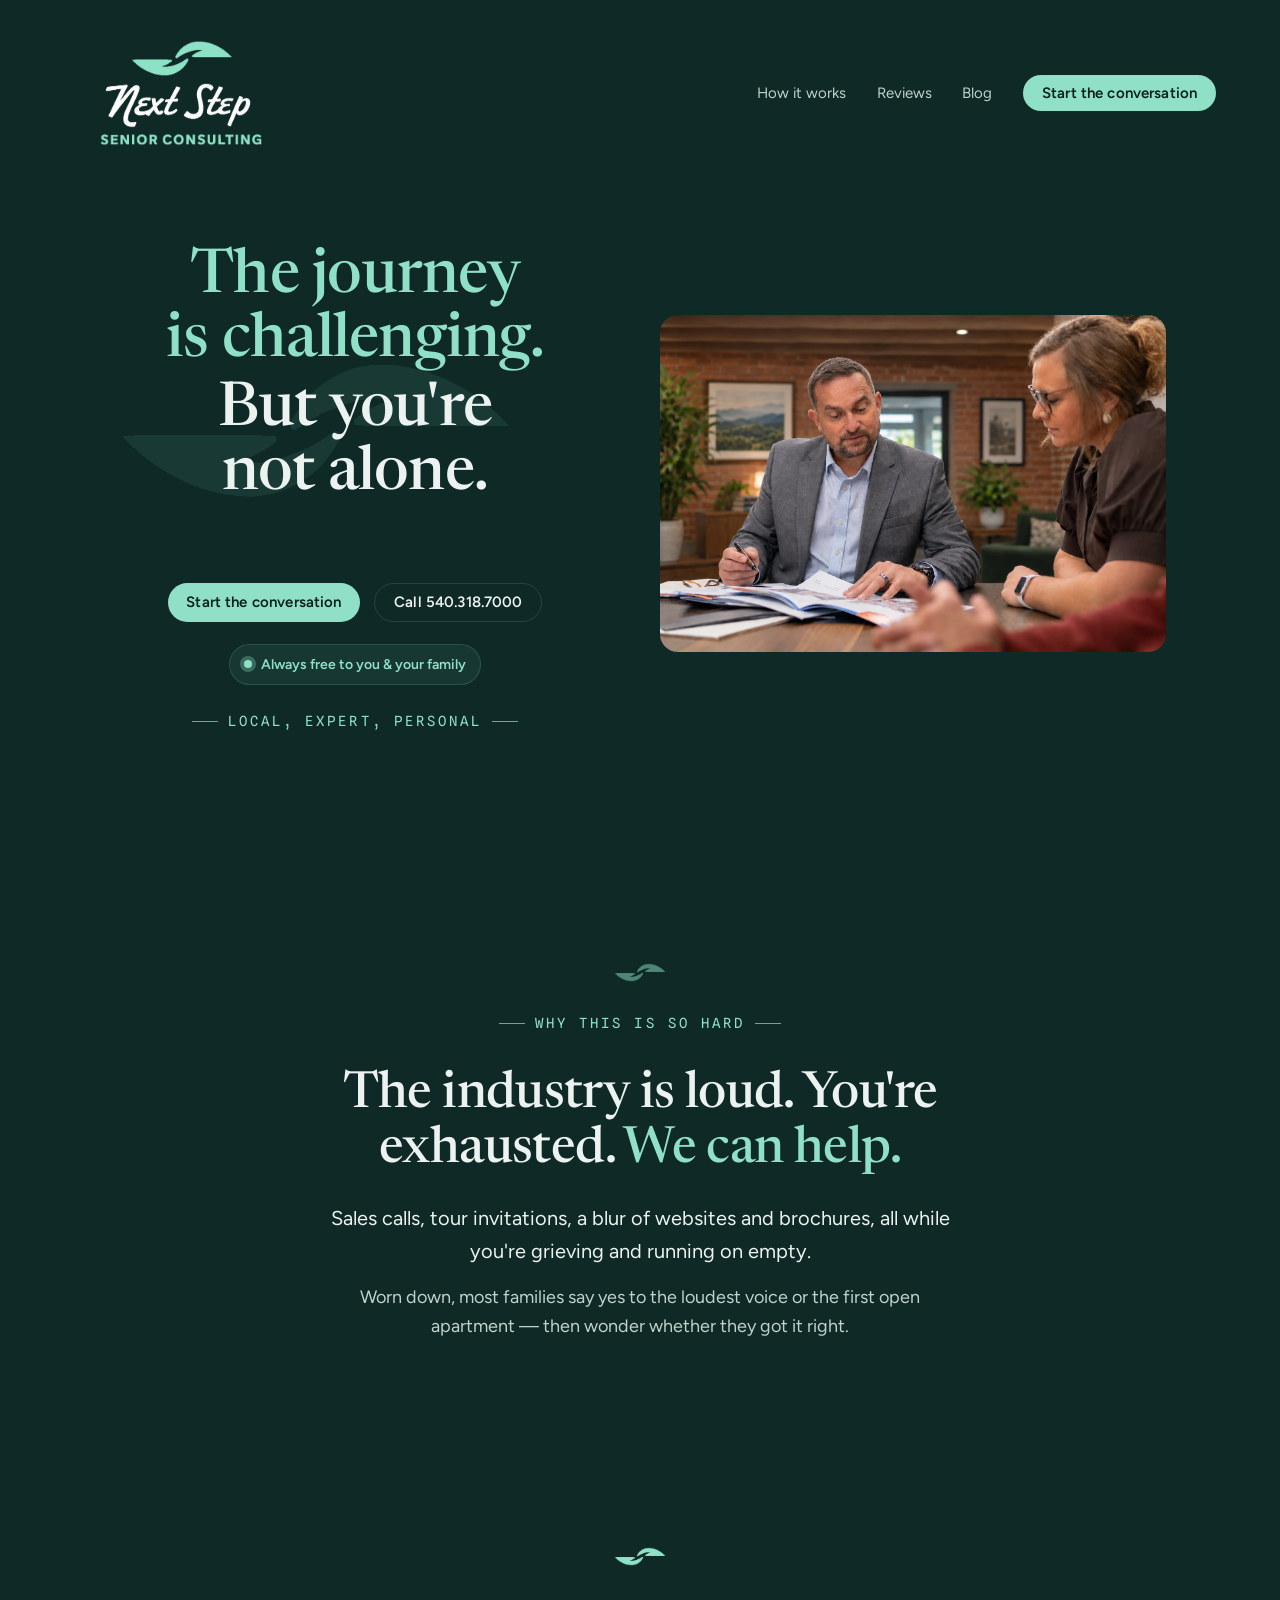
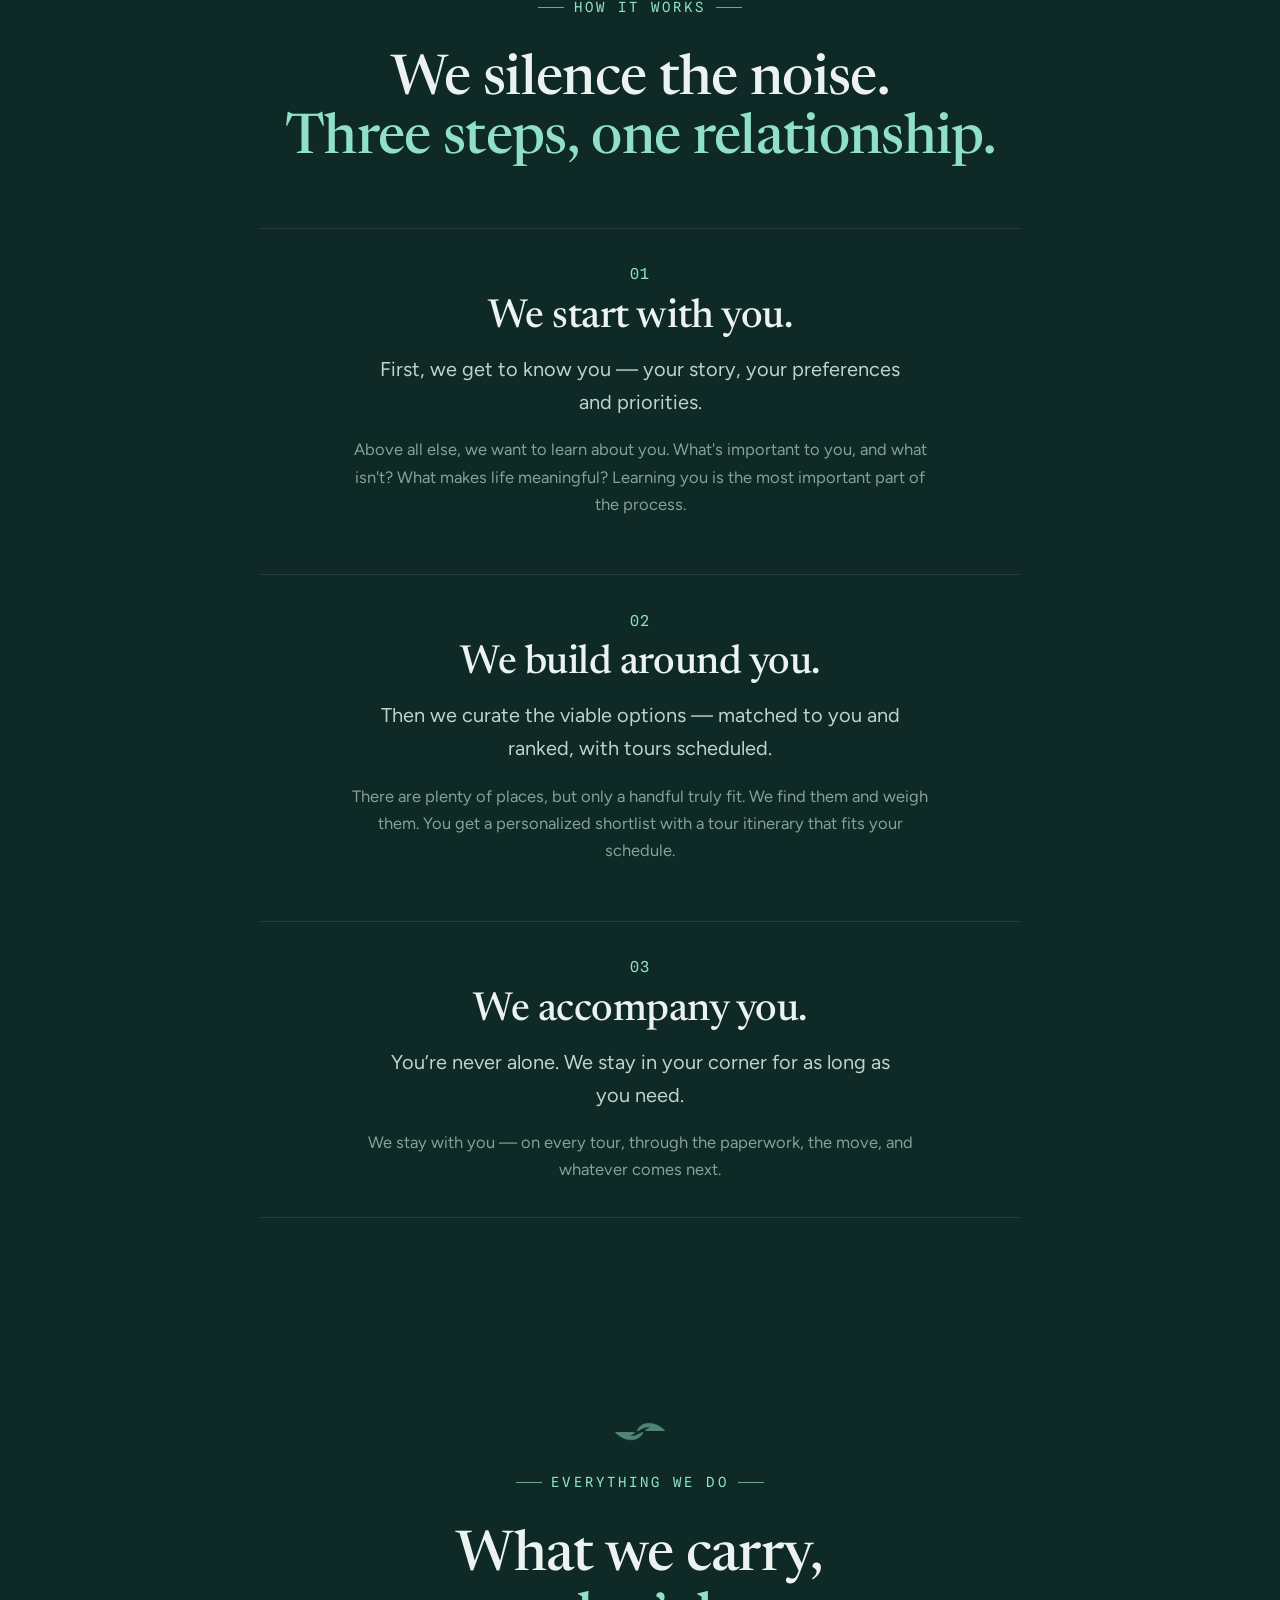
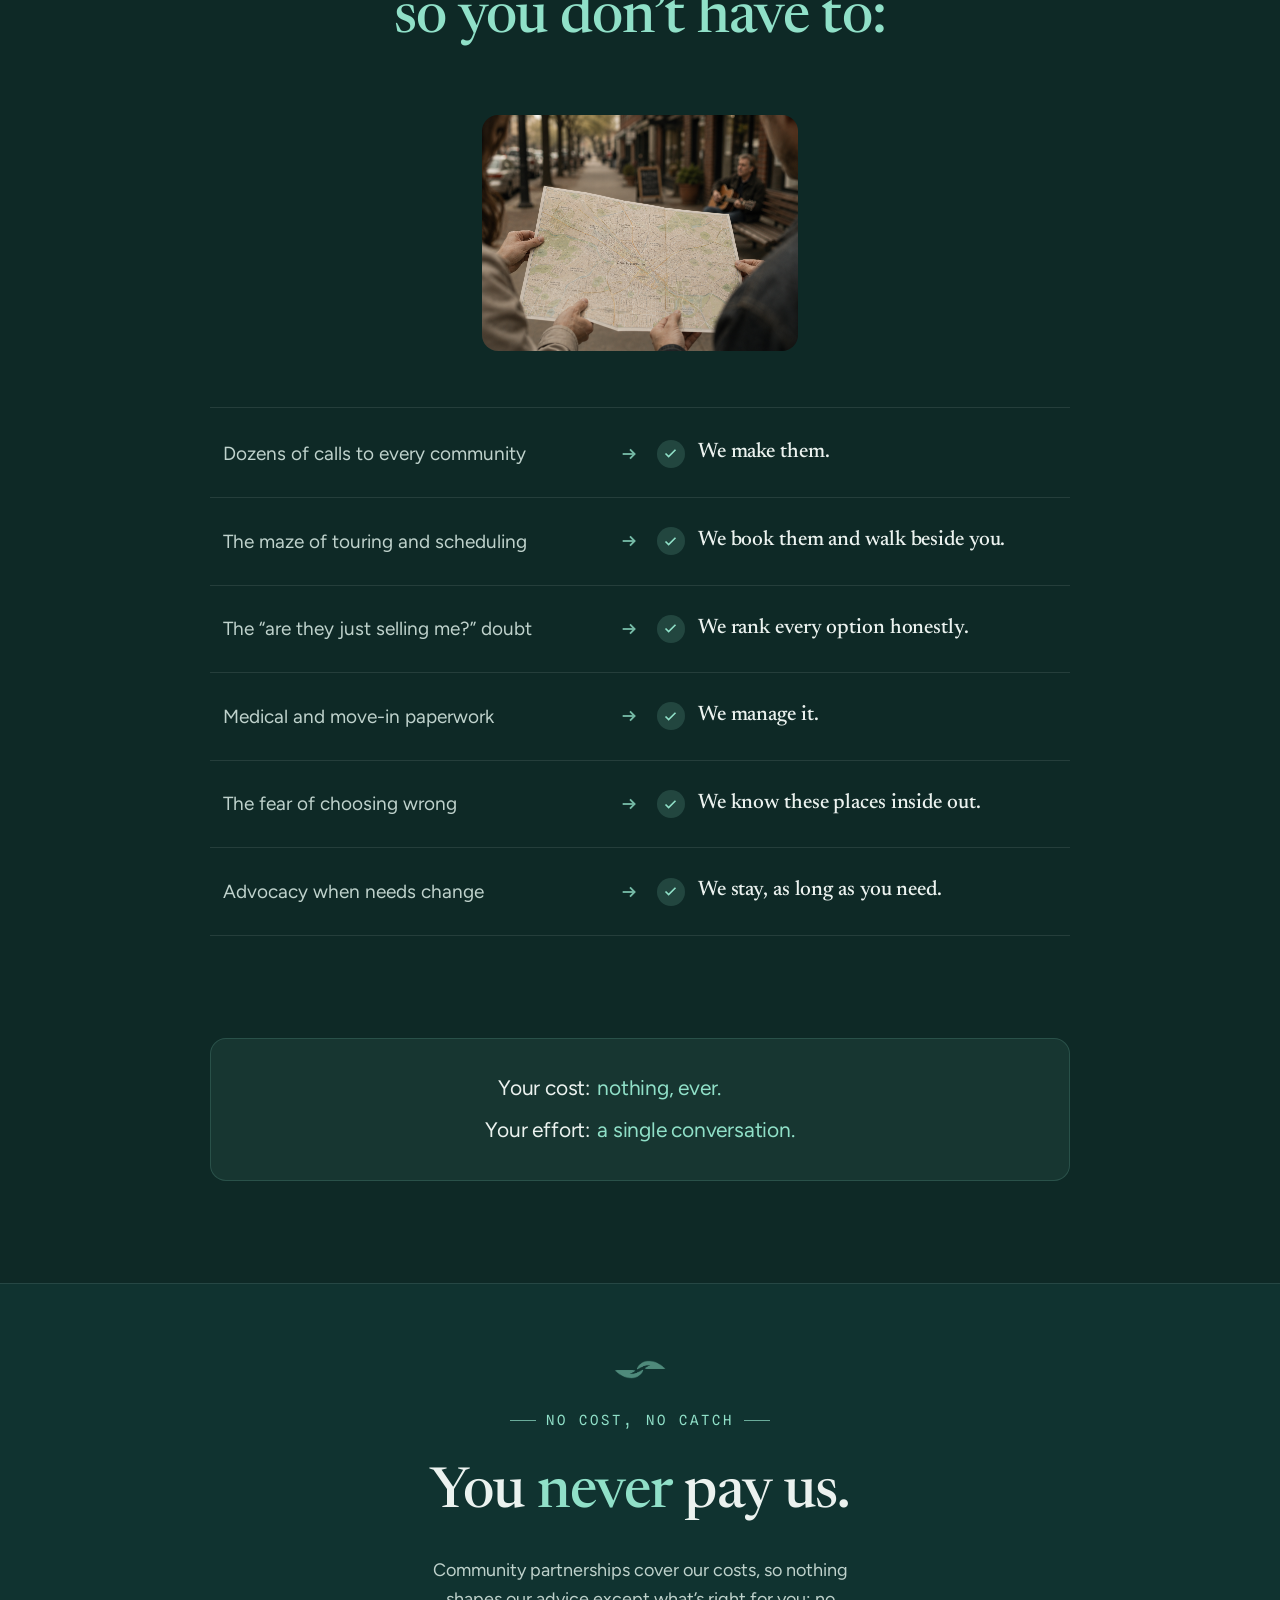
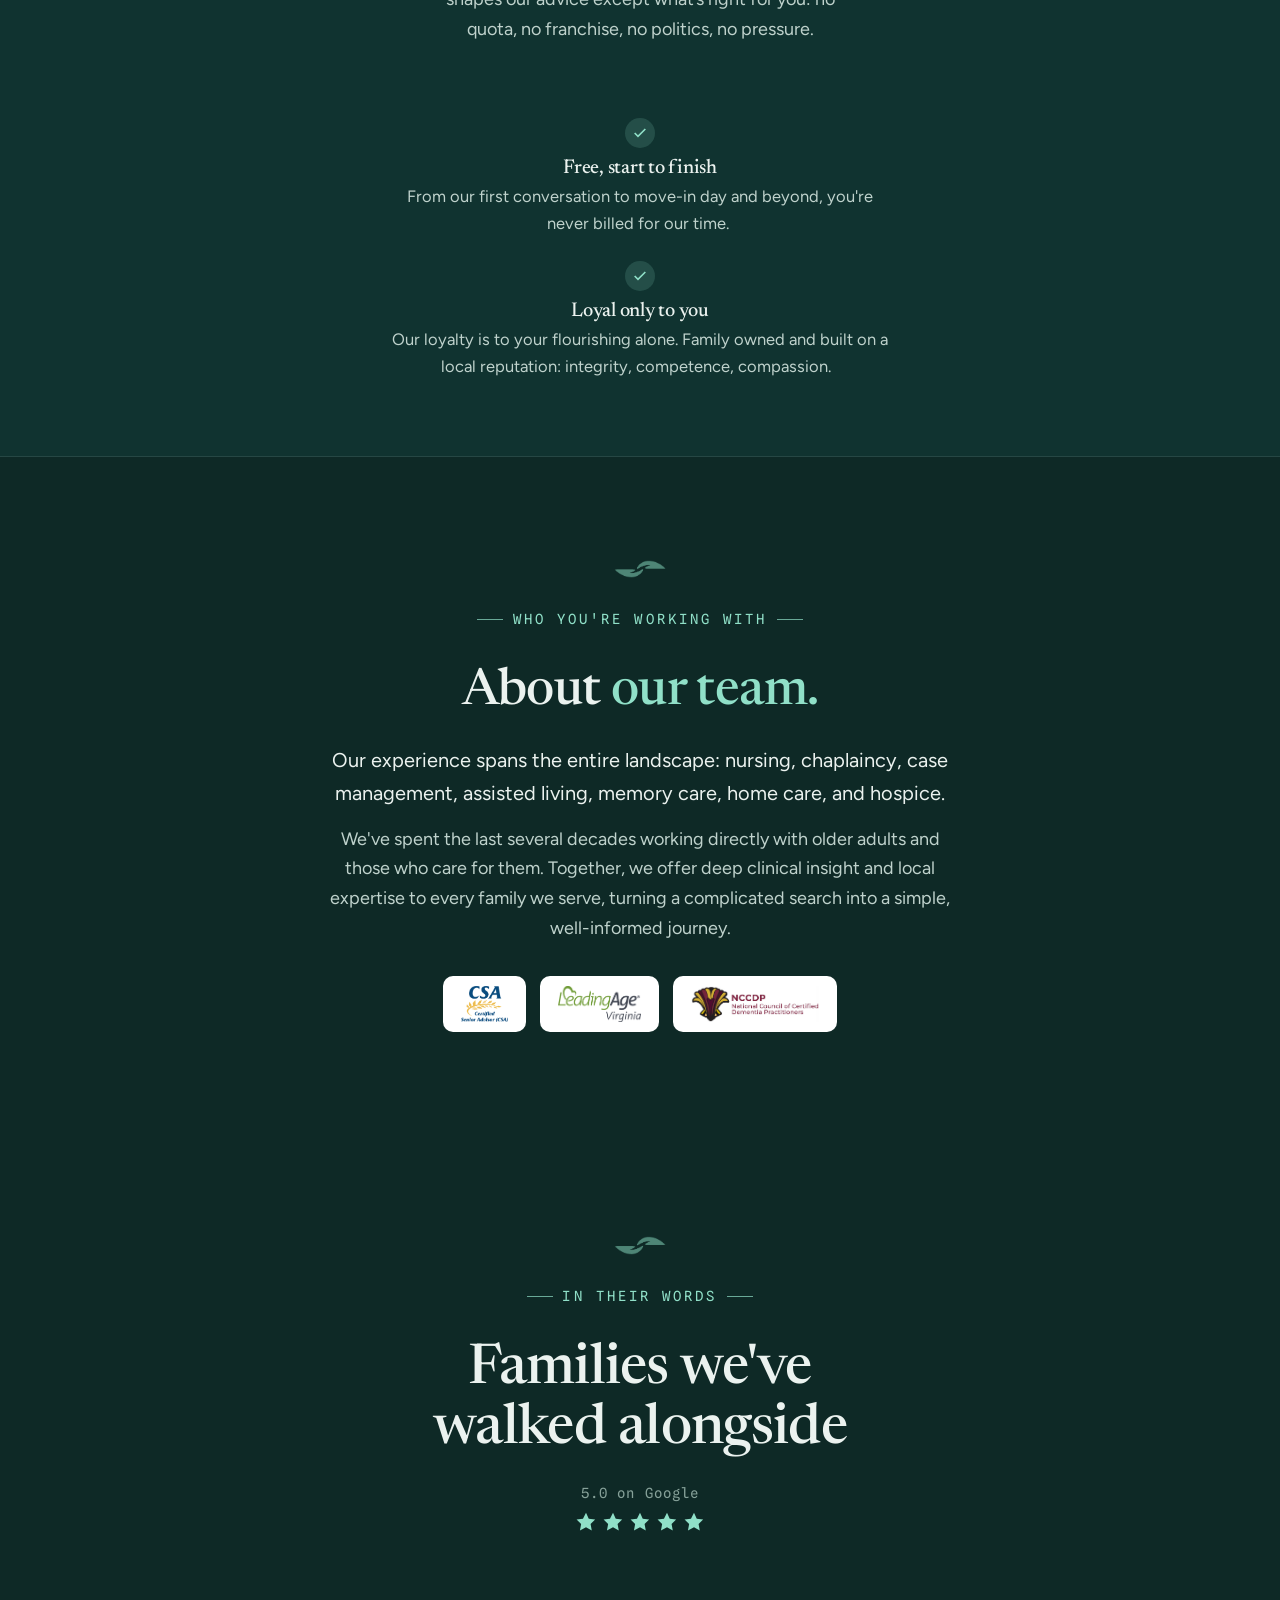
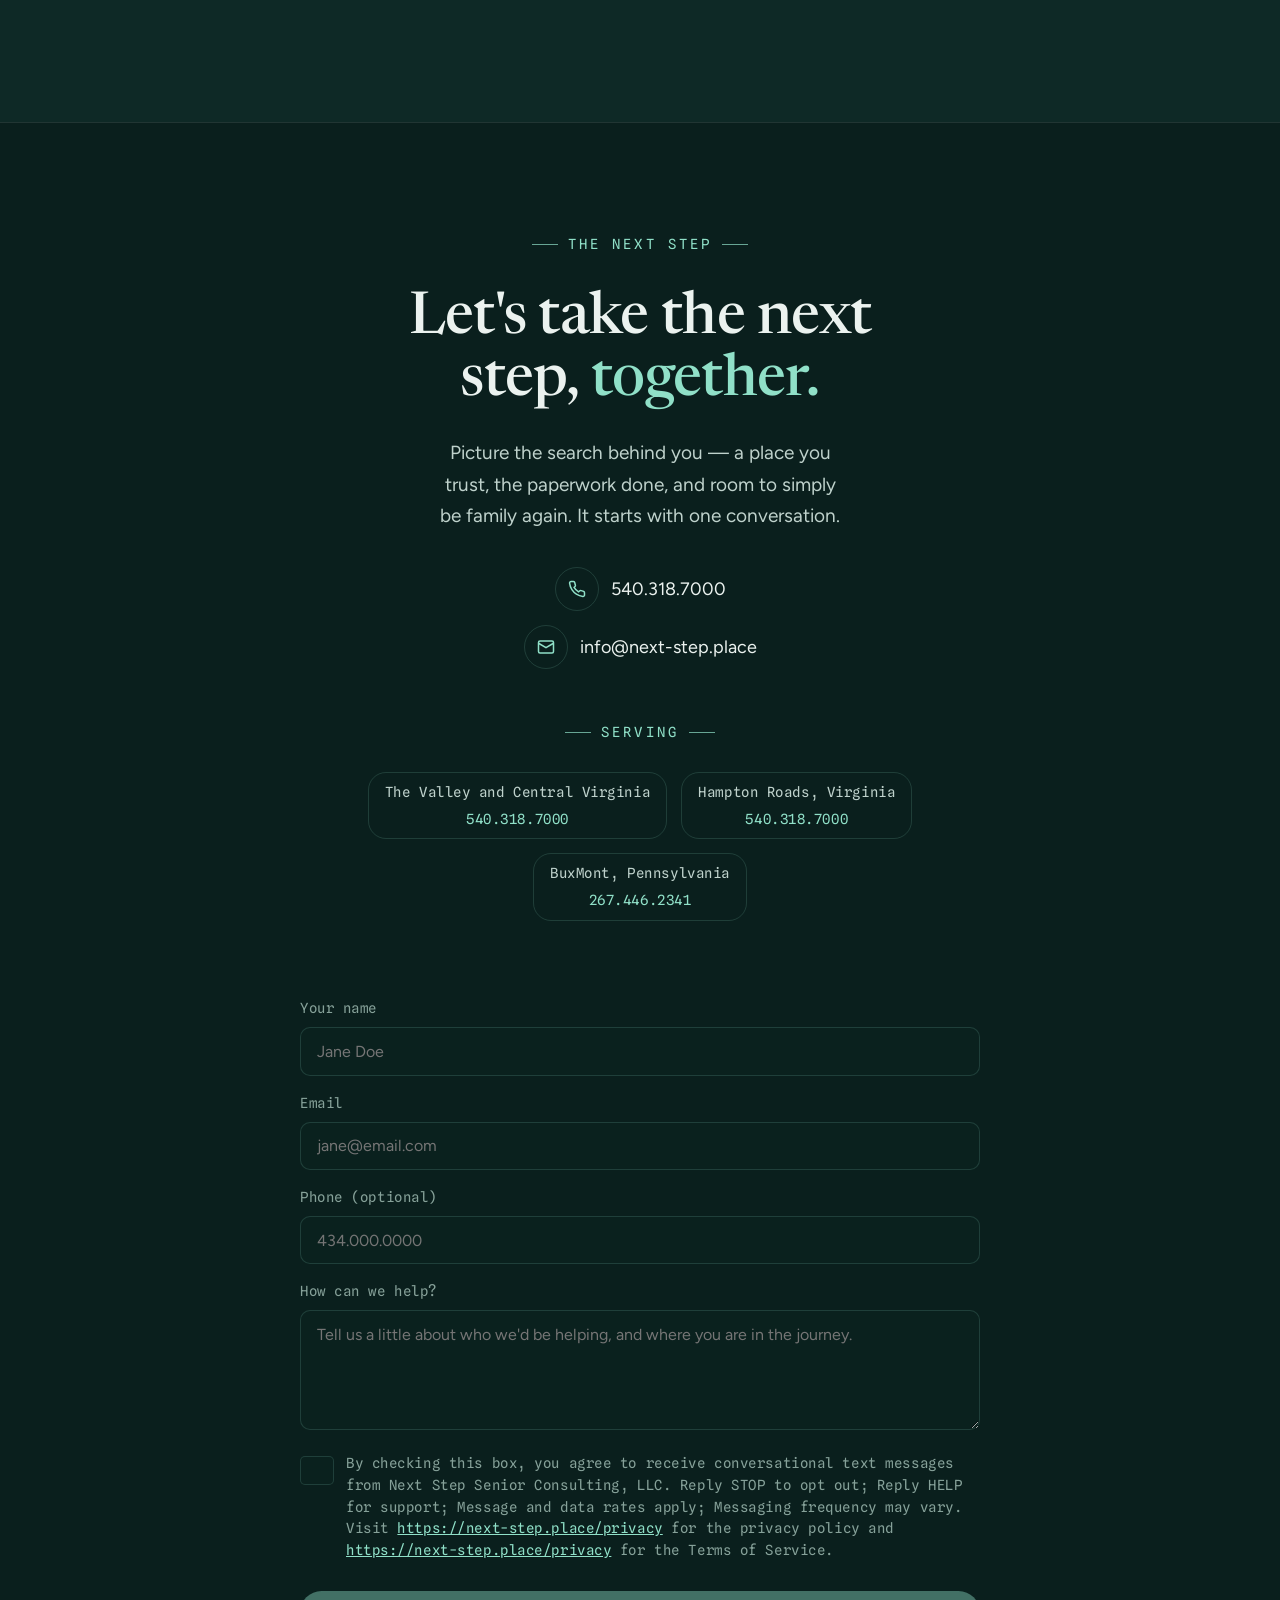
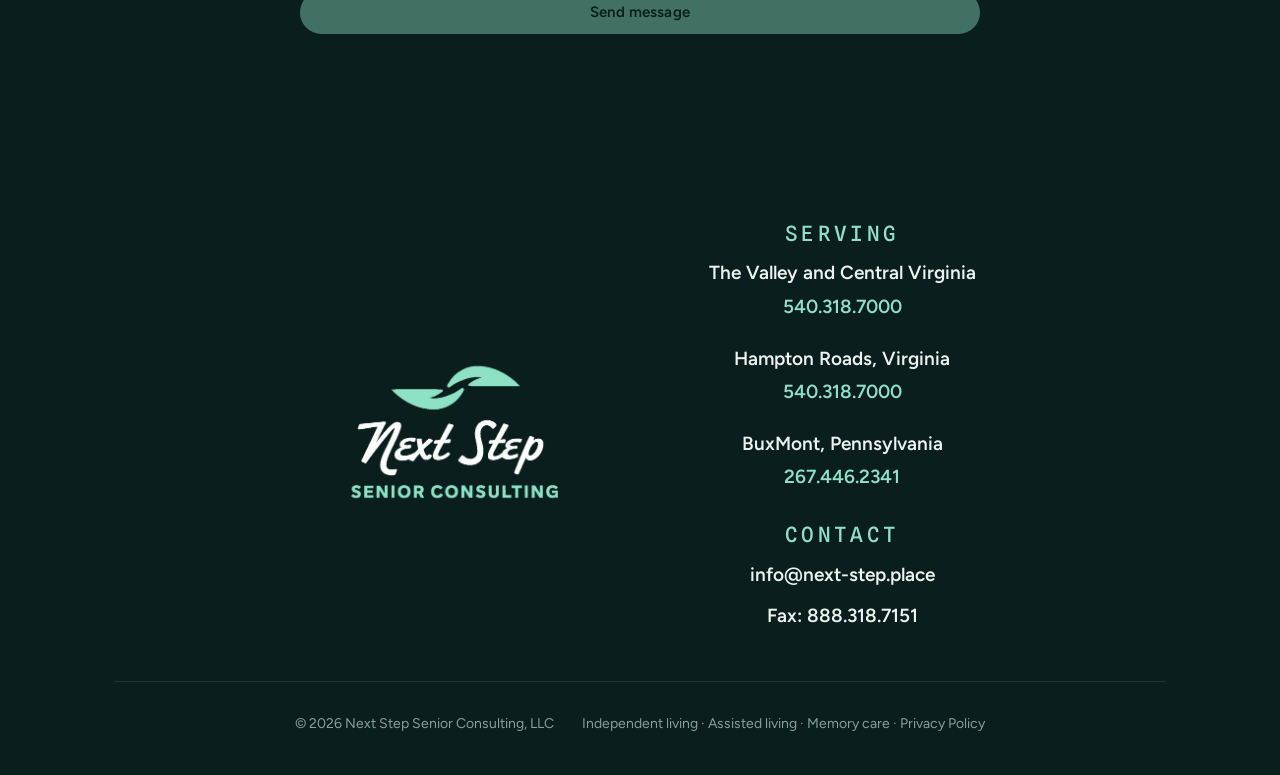
<file: index.html>
<!DOCTYPE html>
<html lang="en" data-direction="editorial">
<head>
<meta charset="UTF-8" />
<meta name="viewport" content="width=device-width, initial-scale=1" />
<title>Next Step Senior Consulting — You don't have to take the next step alone</title>
<meta name="description" content="Honest, free guidance through local senior living options. You're already coping with grief, fatigue, and anxiety. Let us bring calm and clarity to this complex decision." />
<link rel="canonical" href="https://next-step.place/" />
<meta property="og:type" content="website" />
<meta property="og:url" content="https://next-step.place/" />
<meta property="og:title" content="Next Step Senior Consulting — Free Senior Living Guidance in The Valley and Central Virginia, Hampton Roads, and BuxMont, Pennsylvania" />
<meta property="og:description" content="Honest, free guidance through local senior living options. Let us bring calm and clarity to this complex decision." />
<meta property="og:image" content="https://next-step.place/assets/photo-hero-consult.webp" />
<link rel="icon" href="assets/mark.png" />
<link rel="preconnect" href="https://fonts.googleapis.com" />
<link rel="preconnect" href="https://fonts.gstatic.com" crossorigin />
<link href="https://fonts.googleapis.com/css2?family=Newsreader:ital,opsz,wght@0,6..72,400;0,6..72,500;0,6..72,600;1,6..72,500&family=Figtree:wght@400;500;600;700;800&family=Spline+Sans+Mono:wght@400;500&display=swap" rel="stylesheet" />
<link rel="stylesheet" href="styles.css" />
<script>document.documentElement.classList.add('js');</script>
</head>
<body>

<!-- ============ HEADER ============ -->
<header class="site-header" id="header">
  <a class="brand" href="#top" aria-label="Next Step Senior Consulting — home">
    <img src="assets/logo-full.png" alt="Next Step Senior Consulting" />
  </a>
  <nav class="nav" id="nav">
    <a class="navlink" href="#how">How it works</a>
    <a class="navlink" href="#reviews">Reviews</a>
    <a class="navlink" href="blog/">Blog</a>
    <a class="btn btn-primary" href="#contact">Start the conversation</a>
    <button class="menu-toggle" id="menuToggle" aria-label="Open menu" aria-expanded="false">
      <svg width="20" height="20" viewBox="0 0 24 24" fill="none" stroke="currentColor" stroke-width="2"><line x1="3" y1="7" x2="21" y2="7"/><line x1="3" y1="12" x2="21" y2="12"/><line x1="3" y1="17" x2="21" y2="17"/></svg>
    </button>
  </nav>
</header>

<main id="top">

  <!-- ============ HERO ============ -->
  <section class="hero" data-screen-label="Hero">
    <img class="hero-motif" src="assets/mark.png" alt="" aria-hidden="true" />
    <div class="wrap">
      <div class="hero-grid">
        <div class="hero-copy">
          <h1 class="reveal" data-delay="1"><span class="hero-line-a">The journey is challenging.</span><span class="hero-line-b">But you're not alone.</span></h1>
          <div class="cta-row reveal" data-delay="3">
            <a class="btn btn-primary" href="#contact">Start the conversation</a>
            <a class="btn btn-ghost" href="tel:15403187000">Call 540.318.7000</a>
          </div>
          <div class="free-pill reveal" data-delay="3"><span class="dot"></span> Always free to you & your family</div>
          <span class="eyebrow hero-tagline reveal" data-delay="3">Local, Expert, Personal</span>
          <div class="hero-mark-big"><img src="assets/mark.png" alt="" aria-hidden="true" /></div>
        </div>
        <div class="hero-figure reveal" data-delay="2">
          <img class="figure-img" src="assets/photo-hero-consult.webp" alt="A senior couple meeting with a placement advisor to review care options" />
        </div>
      </div>
    </div>
  </section>

  <!-- ============ THE PROBLEM ============ -->
  <section class="split-section section-pad" id="problem" data-screen-label="The problem">
    <div class="wrap">
      <div class="problem-body reveal">
        <img class="section-emblem" src="assets/mark.png" alt="" aria-hidden="true" />
        <span class="eyebrow">Why this is so hard</span>
        <h2>The industry is loud. You're exhausted. <span class="hl">We can help.</span></h2>
        <p class="point">Sales calls, tour invitations, a blur of websites and brochures, all while you're grieving and running on empty.</p>
        <p>Worn down, most families say yes to the loudest voice or the first open apartment — then wonder whether they got it right.</p>
      </div>
    </div>
  </section>

  <!-- ============ HOW IT WORKS ============ -->
  <section class="how section-pad" id="how" data-screen-label="How it works">
    <div class="wrap">
      <div class="how-head">
        <div>
          <img class="section-emblem reveal" src="assets/mark.png" alt="" aria-hidden="true" />
          <span class="eyebrow reveal">How it works</span>
          <h2 class="reveal" data-delay="1">We silence the noise.<br /><span class="hl">Three steps, one relationship.</span></h2>
        </div>
      </div>
      <div class="steps">

        <article class="step reveal">
          <div class="num">01</div>
          <div>
            <h3>We start with you.</h3>
            <p class="point">First, we get to know you — your story, your preferences and priorities.</p>
            <p class="more">Above all else, we want to learn about you. What's important to you, and what isn't? What makes life meaningful? Learning you is the most important part of the process.</p>
          </div>
        </article>

        <article class="step reveal">
          <div class="num">02</div>
          <div>
            <h3>We build around you.</h3>
            <p class="point">Then we curate the viable options — matched to you and ranked, with tours scheduled.</p>
            <p class="more">There are plenty of places, but only a handful truly fit. We find them and weigh them. You get a personalized shortlist with a tour itinerary that fits your schedule.</p>
          </div>
        </article>

        <article class="step reveal">
          <div class="num">03</div>
          <div>
            <h3>We accompany you.</h3>
            <p class="point">You’re never alone. We stay in your corner for as long as you need.</p>
            <p class="more">We stay with you — on every tour, through the paperwork, the move, and whatever comes next.</p>
          </div>
        </article>

      </div>
    </div>
  </section>

  <!-- ============ VALUE STACK ============ -->
  <section class="stack section-pad" id="stack" data-screen-label="What we carry">
    <div class="wrap">
      <div class="stack-head reveal">
        <div class="stack-head-text">
          <img class="section-emblem" src="assets/mark.png" alt="" aria-hidden="true" />
          <span class="eyebrow">Everything we do</span>
          <h2>What we carry,<br /><span class="hl">so you don’t have to:</span></h2>
        </div>
        <figure class="stack-head-photo">
          <img src="assets/photo-map.png" alt="Two people navigating the senior living search together, holding a local map" />
        </figure>
      </div>
      <div class="stack-list reveal" data-delay="1">
        <div class="stack-row">
          <div class="stack-burden">Dozens of calls to every community</div>
          <div class="stack-arrow"><svg viewBox="0 0 24 24" fill="none" stroke="currentColor" stroke-width="2"><line x1="4" y1="12" x2="17" y2="12"/><polyline points="12 7 17 12 12 17"/></svg></div>
          <div class="stack-do"><span class="tick"><svg viewBox="0 0 24 24" fill="none" stroke="currentColor" stroke-width="2.6"><polyline points="20 6 9 17 4 12"/></svg></span>We make them.</div>
        </div>
        <div class="stack-row">
          <div class="stack-burden">The maze of touring and scheduling</div>
          <div class="stack-arrow"><svg viewBox="0 0 24 24" fill="none" stroke="currentColor" stroke-width="2"><line x1="4" y1="12" x2="17" y2="12"/><polyline points="12 7 17 12 12 17"/></svg></div>
          <div class="stack-do"><span class="tick"><svg viewBox="0 0 24 24" fill="none" stroke="currentColor" stroke-width="2.6"><polyline points="20 6 9 17 4 12"/></svg></span>We book them and walk beside you.</div>
        </div>
        <div class="stack-row">
          <div class="stack-burden">The “are they just selling me?” doubt</div>
          <div class="stack-arrow"><svg viewBox="0 0 24 24" fill="none" stroke="currentColor" stroke-width="2"><line x1="4" y1="12" x2="17" y2="12"/><polyline points="12 7 17 12 12 17"/></svg></div>
          <div class="stack-do"><span class="tick"><svg viewBox="0 0 24 24" fill="none" stroke="currentColor" stroke-width="2.6"><polyline points="20 6 9 17 4 12"/></svg></span>We rank every option honestly.</div>
        </div>
        <div class="stack-row">
          <div class="stack-burden">Medical and move-in paperwork</div>
          <div class="stack-arrow"><svg viewBox="0 0 24 24" fill="none" stroke="currentColor" stroke-width="2"><line x1="4" y1="12" x2="17" y2="12"/><polyline points="12 7 17 12 12 17"/></svg></div>
          <div class="stack-do"><span class="tick"><svg viewBox="0 0 24 24" fill="none" stroke="currentColor" stroke-width="2.6"><polyline points="20 6 9 17 4 12"/></svg></span>We manage it.</div>
        </div>
        <div class="stack-row">
          <div class="stack-burden">The fear of choosing wrong</div>
          <div class="stack-arrow"><svg viewBox="0 0 24 24" fill="none" stroke="currentColor" stroke-width="2"><line x1="4" y1="12" x2="17" y2="12"/><polyline points="12 7 17 12 12 17"/></svg></div>
          <div class="stack-do"><span class="tick"><svg viewBox="0 0 24 24" fill="none" stroke="currentColor" stroke-width="2.6"><polyline points="20 6 9 17 4 12"/></svg></span>We know these places inside out.</div>
        </div>
        <div class="stack-row">
          <div class="stack-burden">Advocacy when needs change</div>
          <div class="stack-arrow"><svg viewBox="0 0 24 24" fill="none" stroke="currentColor" stroke-width="2"><line x1="4" y1="12" x2="17" y2="12"/><polyline points="12 7 17 12 12 17"/></svg></div>
          <div class="stack-do"><span class="tick"><svg viewBox="0 0 24 24" fill="none" stroke="currentColor" stroke-width="2.6"><polyline points="20 6 9 17 4 12"/></svg></span>We stay, as long as you need.</div>
        </div>
      </div>
      <div class="stack-kicker reveal" data-delay="1">
        <span class="k-label">Your cost:</span><span class="k-value">nothing, ever.</span>
        <span class="k-label">Your effort:</span><span class="k-value">a single conversation.</span>
      </div>
    </div>
  </section>

  <!-- ============ WHY IT'S FREE ============ -->
  <section class="free-band section-pad" id="why" data-screen-label="Why it's free">
    <div class="wrap">
      <div class="free-inner">
        <div class="reveal">
          <img class="section-emblem" src="assets/mark.png" alt="" aria-hidden="true" />
          <span class="eyebrow">No cost, no catch</span>
          <h2>You <span class="hl">never</span> pay us.</h2>
          <p class="detail" style="margin-top:1.7em;max-width:36ch;color:var(--ink-soft)">Community partnerships cover our costs, so nothing shapes our advice except what’s right for you: no quota, no franchise, no politics, no pressure.</p>
        </div>
        <div class="free-points">
          <div class="free-point reveal">
            <span class="tick"><svg width="16" height="16" viewBox="0 0 24 24" fill="none" stroke="currentColor" stroke-width="2.4"><polyline points="20 6 9 17 4 12"/></svg></span>
            <div><h3>Free, start to finish</h3><p>From our first conversation to move-in day and beyond, you're never billed for our time. </p></div>
          </div>
          <div class="free-point reveal" data-delay="1">
            <span class="tick"><svg width="16" height="16" viewBox="0 0 24 24" fill="none" stroke="currentColor" stroke-width="2.4"><polyline points="20 6 9 17 4 12"/></svg></span>
            <div><h3>Loyal only to you</h3><p>Our loyalty is to your flourishing alone. Family owned and built on a local reputation: integrity, competence, compassion.  </p></div>
          </div>
        </div>
      </div>
    </div>
  </section>

  <!-- ============ OUR TEAM ============ -->
  <section class="split-section section-pad" id="team" data-screen-label="Our team">
    <div class="wrap">
      <div class="problem-body reveal">
        <img class="section-emblem" src="assets/mark.png" alt="" aria-hidden="true" />
        <span class="eyebrow">Who you're working with</span>
        <h2>About <span class="hl">our team.</span></h2>
        <p class="point">Our experience spans the entire landscape: nursing, chaplaincy, case management, assisted living, memory care, home care, and hospice.</p>
        <p>We've spent the last several decades working directly with older adults and those who care for them. Together, we offer deep clinical insight and local expertise to every family we serve, turning a complicated search into a simple, well-informed journey.</p>
        <div class="credential-badges">
          <span class="credential-badge"><img src="assets/badge-csa.png" alt="Certified Senior Advisor (CSA)" loading="lazy" /></span>
          <span class="credential-badge"><img src="assets/badge-leadingage-va.png" alt="LeadingAge Virginia member" loading="lazy" /></span>
          <span class="credential-badge"><img src="assets/badge-nccdp.png" alt="National Council of Certified Dementia Practitioners" loading="lazy" /></span>
        </div>
      </div>
    </div>
  </section>

  <!-- ============ REVIEWS / FEEDBACK ============ -->
  <section class="reviews section-pad" id="reviews" data-screen-label="Reviews">
    <div class="wrap">
      <div class="reviews-head reveal">
        <img class="section-emblem" src="assets/mark.png" alt="" aria-hidden="true" />
        <span class="eyebrow" style="justify-content:center">In their words</span>
        <h2>Families we've walked alongside</h2>
        <p style="font-family:var(--mono);font-size:calc(14px * var(--scale));letter-spacing:.08em;color:var(--ink-mute);margin-bottom:.4em">5.0 on Google</p>
        <div class="stars" aria-label="Five stars out of five on Google">
          <svg viewBox="0 0 24 24" fill="currentColor"><path d="M12 2l3 6.5 7 .9-5 4.8 1.3 7L12 17.8 5.4 21.2 6.7 14.2 1.7 9.4l7-.9z"/></svg>
          <svg viewBox="0 0 24 24" fill="currentColor"><path d="M12 2l3 6.5 7 .9-5 4.8 1.3 7L12 17.8 5.4 21.2 6.7 14.2 1.7 9.4l7-.9z"/></svg>
          <svg viewBox="0 0 24 24" fill="currentColor"><path d="M12 2l3 6.5 7 .9-5 4.8 1.3 7L12 17.8 5.4 21.2 6.7 14.2 1.7 9.4l7-.9z"/></svg>
          <svg viewBox="0 0 24 24" fill="currentColor"><path d="M12 2l3 6.5 7 .9-5 4.8 1.3 7L12 17.8 5.4 21.2 6.7 14.2 1.7 9.4l7-.9z"/></svg>
          <svg viewBox="0 0 24 24" fill="currentColor"><path d="M12 2l3 6.5 7 .9-5 4.8 1.3 7L12 17.8 5.4 21.2 6.7 14.2 1.7 9.4l7-.9z"/></svg>
        </div>
      </div>

      <!-- ===================================================================
           LIVE GOOGLE REVIEWS  (Elfsight)
           Connected to your Next Step Senior Consulting Google listing.
           To swap in a different widget, replace the class below with the
           one Elfsight gives you (e.g. elfsight-app-XXXXXXXX-...).
           =================================================================== -->
      <div id="elfsightReviews" class="elfsight-wrap">
        <div class="elfsight-app-1fbf819b-7131-4f49-a4ae-a418599bb99f" data-elfsight-app-lazy></div>
      </div>
    </div>
  </section>

  <!-- ============ CONTACT ============ -->
  <section class="contact section-pad" id="contact" data-screen-label="Contact">
    <img class="contact-motif" src="assets/mark.png" alt="" aria-hidden="true" />
    <div class="wrap">
      <div class="contact-grid">
        <div class="reveal">
          <span class="eyebrow">The next step</span>
          <h2>Let's take the next step, <span class="hl">together.</span></h2>
          <p class="lede">Picture the search behind you — a place you trust, the paperwork done, and room to simply be family again. It starts with one conversation.</p>

          <div class="contact-direct">
            <a href="tel:15403187000"><span class="ic"><svg width="18" height="18" viewBox="0 0 24 24" fill="none" stroke="currentColor" stroke-width="2"><path d="M22 16.92v3a2 2 0 0 1-2.18 2 19.79 19.79 0 0 1-8.63-3.07 19.5 19.5 0 0 1-6-6 19.79 19.79 0 0 1-3.07-8.67A2 2 0 0 1 4.11 2h3a2 2 0 0 1 2 1.72c.13.96.36 1.9.7 2.81a2 2 0 0 1-.45 2.11L8.09 9.91a16 16 0 0 0 6 6l1.27-1.27a2 2 0 0 1 2.11-.45c.9.34 1.85.57 2.81.7A2 2 0 0 1 22 16.92z"/></svg></span>540.318.7000</a>
            <a href="mailto:info@next-step.place?bcc=keith@next-step.place"><span class="ic"><svg width="18" height="18" viewBox="0 0 24 24" fill="none" stroke="currentColor" stroke-width="2"><rect x="2" y="4" width="20" height="16" rx="2"/><path d="m2 7 10 6 10-6"/></svg></span>info@next-step.place</a>
          </div>

          <div class="contact-serving" style="margin-top:2.4em">
            <span class="eyebrow">Serving</span>
            <div class="loc-list">
              <span class="loc-chip">The Valley and Central Virginia<a href="tel:15403187000">540.318.7000</a></span>
              <span class="loc-chip">Hampton Roads, Virginia<a href="tel:15403187000">540.318.7000</a></span>
              <span class="loc-chip">BuxMont, Pennsylvania<a href="tel:12674462341">267.446.2341</a></span>
            </div>
          </div>
        </div>

        <div class="reveal" data-delay="1">
          <form class="form" id="contactForm" name="contact" method="POST" data-netlify="true" netlify-honeypot="bot-field" novalidate>
            <input type="hidden" name="form-name" value="contact" />
            <p hidden><label>Leave this empty: <input name="bot-field" /></label></p>
            <div class="field">
              <label for="name">Your name</label>
              <input type="text" id="name" name="name" placeholder="Jane Doe" required />
            </div>
            <div class="field">
              <label for="email">Email</label>
              <input type="email" id="email" name="email" placeholder="jane@email.com" required />
            </div>
            <div class="field">
              <label for="phone">Phone (optional)</label>
              <input type="tel" id="phone" name="phone" placeholder="434.000.0000" />
            </div>
            <div class="field">
              <label for="message">How can we help?</label>
              <textarea id="message" name="message" placeholder="Tell us a little about who we'd be helping, and where you are in the journey." required></textarea>
            </div>
            <div class="field field-consent">
              <label for="smsConsent">
                <input type="checkbox" id="smsConsent" name="smsConsent" required />
                <span>By checking this box, you agree to receive conversational text messages from Next Step Senior Consulting, LLC. Reply STOP to opt out; Reply HELP for support; Message and data rates apply; Messaging frequency may vary. Visit <a href="https://next-step.place/privacy" target="_blank" rel="noopener noreferrer">https://next-step.place/privacy</a> for the privacy policy and <a href="https://next-step.place/privacy" target="_blank" rel="noopener noreferrer">https://next-step.place/privacy</a> for the Terms of Service.</span>
              </label>
            </div>
            <button type="submit" class="btn btn-primary" id="contactSubmit" disabled>Send message</button>
          </form>
          <div class="form-success" id="formSuccess">
            <h3>Thank you —</h3>
            <p>Your message is on its way, and we'll be in touch personally, soon. Prefer to talk now? Call us at 540.318.7000.</p>
          </div>
        </div>
      </div>
    </div>
  </section>

</main>

<!-- ============ FOOTER ============ -->
<footer class="site-footer footer-home">
  <div class="wrap">
    <div class="footer-top">
      <div>
        <img src="assets/logo-full.png" alt="Next Step Senior Consulting" />
      </div>
      <div class="footer-cols">
        <div class="footer-col">
          <h3>Serving</h3>
          <div class="footer-pair">
            <p>The Valley and Central Virginia</p>
            <a class="footer-phone" href="tel:15403187000">540.318.7000</a>
          </div>
          <div class="footer-pair">
            <p>Hampton Roads, Virginia</p>
            <a class="footer-phone" href="tel:15403187000">540.318.7000</a>
          </div>
          <div class="footer-pair">
            <p>BuxMont, Pennsylvania</p>
            <a class="footer-phone" href="tel:12674462341">267.446.2341</a>
          </div>
        </div>
        <div class="footer-col">
          <h3>Contact</h3>
          <a href="mailto:info@next-step.place?bcc=keith@next-step.place">info@next-step.place</a>
          <p>Fax: 888.318.7151</p>
        </div>
      </div>
    </div>
    <div class="footer-bottom">
      <span>© <span id="year"></span> Next Step Senior Consulting, LLC</span>
      <span>Independent living · Assisted living · Memory care · <a href="privacy.html">Privacy Policy</a></span>
    </div>
  </div>
</footer>

<script src="https://elfsightcdn.com/platform.js" async></script>
<script src="app.js"></script>

</body>
</html>
</file>
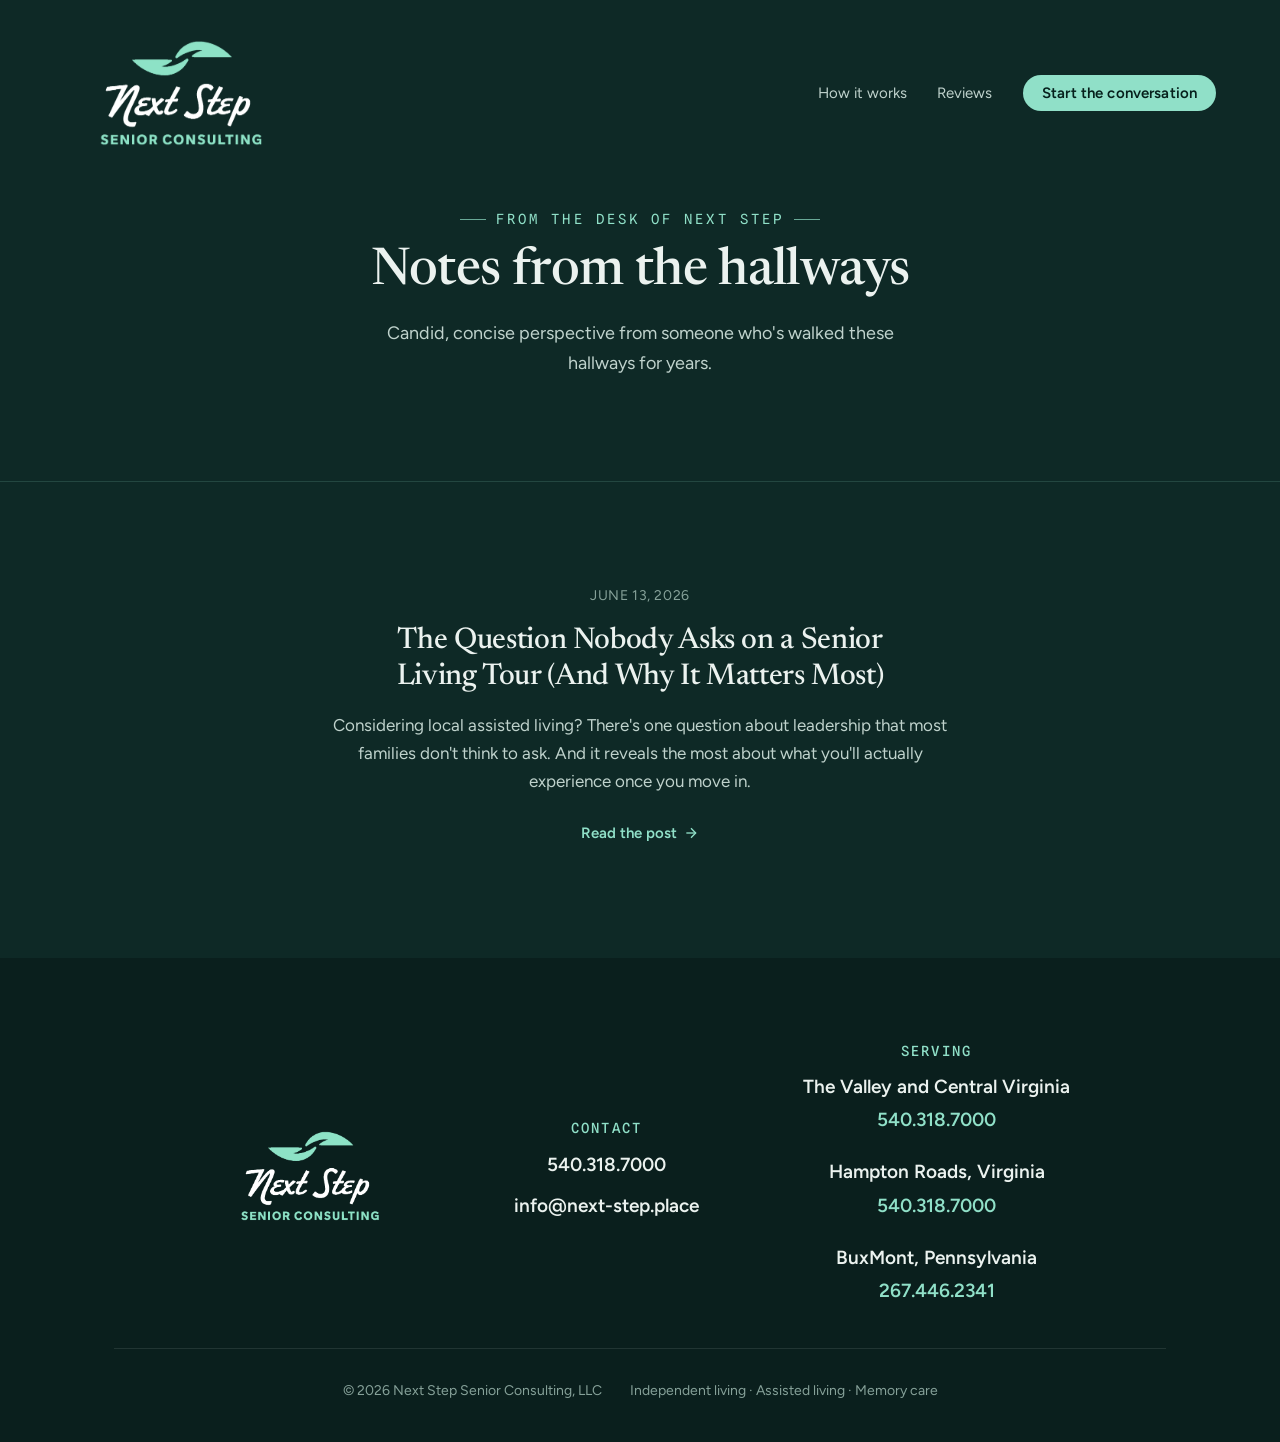
<file: blog/index.html>
<!DOCTYPE html>
<html lang="en" data-direction="editorial">
<head>
<meta charset="UTF-8" />
<meta name="viewport" content="width=device-width, initial-scale=1" />
<title>Blog — Next Step Senior Consulting</title>
<meta name="description" content="Honest guidance on senior living from Next Step Senior Consulting. Real questions, real answers, from someone who's walked these hallways." />
<link rel="canonical" href="https://next-step.place/blog/" />
<meta property="og:type" content="website" />
<meta property="og:url" content="https://next-step.place/blog/" />
<meta property="og:title" content="Blog — Next Step Senior Consulting" />
<meta property="og:description" content="Honest guidance on senior living from Next Step Senior Consulting." />
<link rel="icon" href="../assets/mark.png" />
<link rel="preconnect" href="https://fonts.googleapis.com" />
<link rel="preconnect" href="https://fonts.gstatic.com" crossorigin />
<link href="https://fonts.googleapis.com/css2?family=Newsreader:ital,opsz,wght@0,6..72,400;0,6..72,500;0,6..72,600;1,6..72,500&family=Figtree:wght@400;500;600;700;800&family=Spline+Sans+Mono:wght@400;500&display=swap" rel="stylesheet" />
<link rel="stylesheet" href="../styles.css" />
<style>
  .blog-hero{
    padding-top: clamp(200px,22vh,260px);
    padding-bottom: clamp(56px,8vw,104px);
    border-bottom: 1px solid var(--line);
  }
  @media(max-width:900px){
    .blog-hero{ padding-top: clamp(132px,18vh,160px); }
  }
  @media(max-width:560px){
    .blog-hero{ padding-top: 116px; }
  }
  .blog-hero .eyebrow{ margin-bottom: 12px; }
  .blog-hero h1{
    font-family: var(--head-font);
    font-size: calc(clamp(32px,5vw,52px) * var(--scale));
    font-weight: var(--head-weight);
    letter-spacing: var(--head-tracking);
    color: var(--ink);
    max-width: 18ch;
    line-height: 1.15;
  }
  .blog-hero p{
    margin-top: 16px;
    font-size: calc(18px * var(--scale));
    color: var(--ink-soft);
    max-width: 48ch;
    line-height: 1.65;
  }

  .post-list{
    padding-block: clamp(56px,8vw,104px);
    display: flex;
    flex-direction: column;
    gap: 48px;
  }
  .post-card{
    display: grid;
    grid-template-columns: 1fr;
    gap: 16px;
    padding-bottom: 48px;
    border-bottom: 1px solid var(--line-soft);
    max-width: 700px;
  }
  .post-card:last-child{ border-bottom: none; padding-bottom: 0; }
  .post-card .post-date{
    font-size: calc(14px * var(--scale));
    color: var(--ink-mute);
    letter-spacing: 0.04em;
    text-transform: uppercase;
  }
  .post-card h2{
    font-family: var(--head-font);
    font-size: calc(clamp(22px,3vw,30px) * var(--scale));
    font-weight: var(--head-weight);
    letter-spacing: var(--head-tracking);
    color: var(--ink);
    line-height: 1.2;
  }
  .post-card h2 a{
    color: inherit;
    text-decoration: none;
  }
  .post-card h2 a:hover{ color: var(--mint); }
  .post-card .excerpt{
    font-size: calc(17px * var(--scale));
    color: var(--ink-soft);
    line-height: 1.65;
    max-width: 58ch;
  }
  .read-more{
    display: inline-flex;
    align-items: center;
    gap: 6px;
    font-size: calc(15px * var(--scale));
    font-weight: 600;
    color: var(--mint);
    text-decoration: none;
    min-height: 44px;
    padding-block: 4px;
  }
  .read-more:hover{ color: var(--ink); }
  .read-more svg{ transition: transform .2s; }
  .read-more:hover svg{ transform: translateX(4px); }
</style>
<script>document.documentElement.classList.add('js');</script>
</head>
<body>

<!-- ============ HEADER ============ -->
<header class="site-header" id="header">
  <a class="brand" href="../" aria-label="Next Step Senior Consulting — home">
    <img src="../assets/logo-full.png" alt="Next Step Senior Consulting" />
  </a>
  <nav class="nav" id="nav">
    <a class="navlink" href="../#how">How it works</a>
    <a class="navlink" href="../#reviews">Reviews</a>
    <a class="btn btn-primary" href="../#contact">Start the conversation</a>
    <button class="menu-toggle" id="menuToggle" aria-label="Open menu" aria-expanded="false">
      <svg width="20" height="20" viewBox="0 0 24 24" fill="none" stroke="currentColor" stroke-width="2"><line x1="3" y1="7" x2="21" y2="7"/><line x1="3" y1="12" x2="21" y2="12"/><line x1="3" y1="17" x2="21" y2="17"/></svg>
    </button>
  </nav>
</header>

<main id="top">

  <section class="blog-hero">
    <div class="wrap">
      <span class="eyebrow">From the desk of Next Step</span>
      <h1>Notes from the hallways</h1>
      <p>Candid, concise perspective from someone who's walked these hallways for years.</p>
    </div>
  </section>

  <section>
    <div class="wrap">
      <div class="post-list">

        <article class="post-card">
          <span class="post-date">June 13, 2026</span>
          <h2><a href="question-nobody-asks-senior-living-tour.html">The Question Nobody Asks on a Senior Living Tour (And Why It Matters Most)</a></h2>
          <p class="excerpt">Considering local assisted living? There's one question about leadership that most families don't think to ask. And it reveals the most about what you'll actually experience once you move in.</p>
          <a class="read-more" href="question-nobody-asks-senior-living-tour.html">
            Read the post
            <svg width="16" height="16" viewBox="0 0 24 24" fill="none" stroke="currentColor" stroke-width="2"><line x1="5" y1="12" x2="19" y2="12"/><polyline points="12 5 19 12 12 19"/></svg>
          </a>
        </article>

      </div>
    </div>
  </section>

</main>

<!-- ============ FOOTER ============ -->
<footer class="site-footer">
  <div class="wrap">
    <div class="footer-top">
      <div>
        <img src="../assets/logo-full.png" alt="Next Step Senior Consulting" />
      </div>
      <div class="footer-cols">
        <div class="footer-col">
          <h3>Contact</h3>
          <a href="tel:15403187000">540.318.7000</a>
          <a href="mailto:info@next-step.place?bcc=keith@next-step.place">info@next-step.place</a>
        </div>
        <div class="footer-col">
          <h3>Serving</h3>
          <div class="footer-pair">
            <p>The Valley and Central Virginia</p>
            <a class="footer-phone" href="tel:15403187000">540.318.7000</a>
          </div>
          <div class="footer-pair">
            <p>Hampton Roads, Virginia</p>
            <a class="footer-phone" href="tel:15403187000">540.318.7000</a>
          </div>
          <div class="footer-pair">
            <p>BuxMont, Pennsylvania</p>
            <a class="footer-phone" href="tel:12674462341">267.446.2341</a>
          </div>
        </div>
      </div>
    </div>
    <div class="footer-bottom">
      <span>© <span id="year"></span> Next Step Senior Consulting, LLC</span>
      <span>Independent living · Assisted living · Memory care</span>
    </div>
  </div>
</footer>

<script src="../app.js"></script>
<script>document.getElementById('year').textContent = new Date().getFullYear();</script>

</body>
</html>
</file>
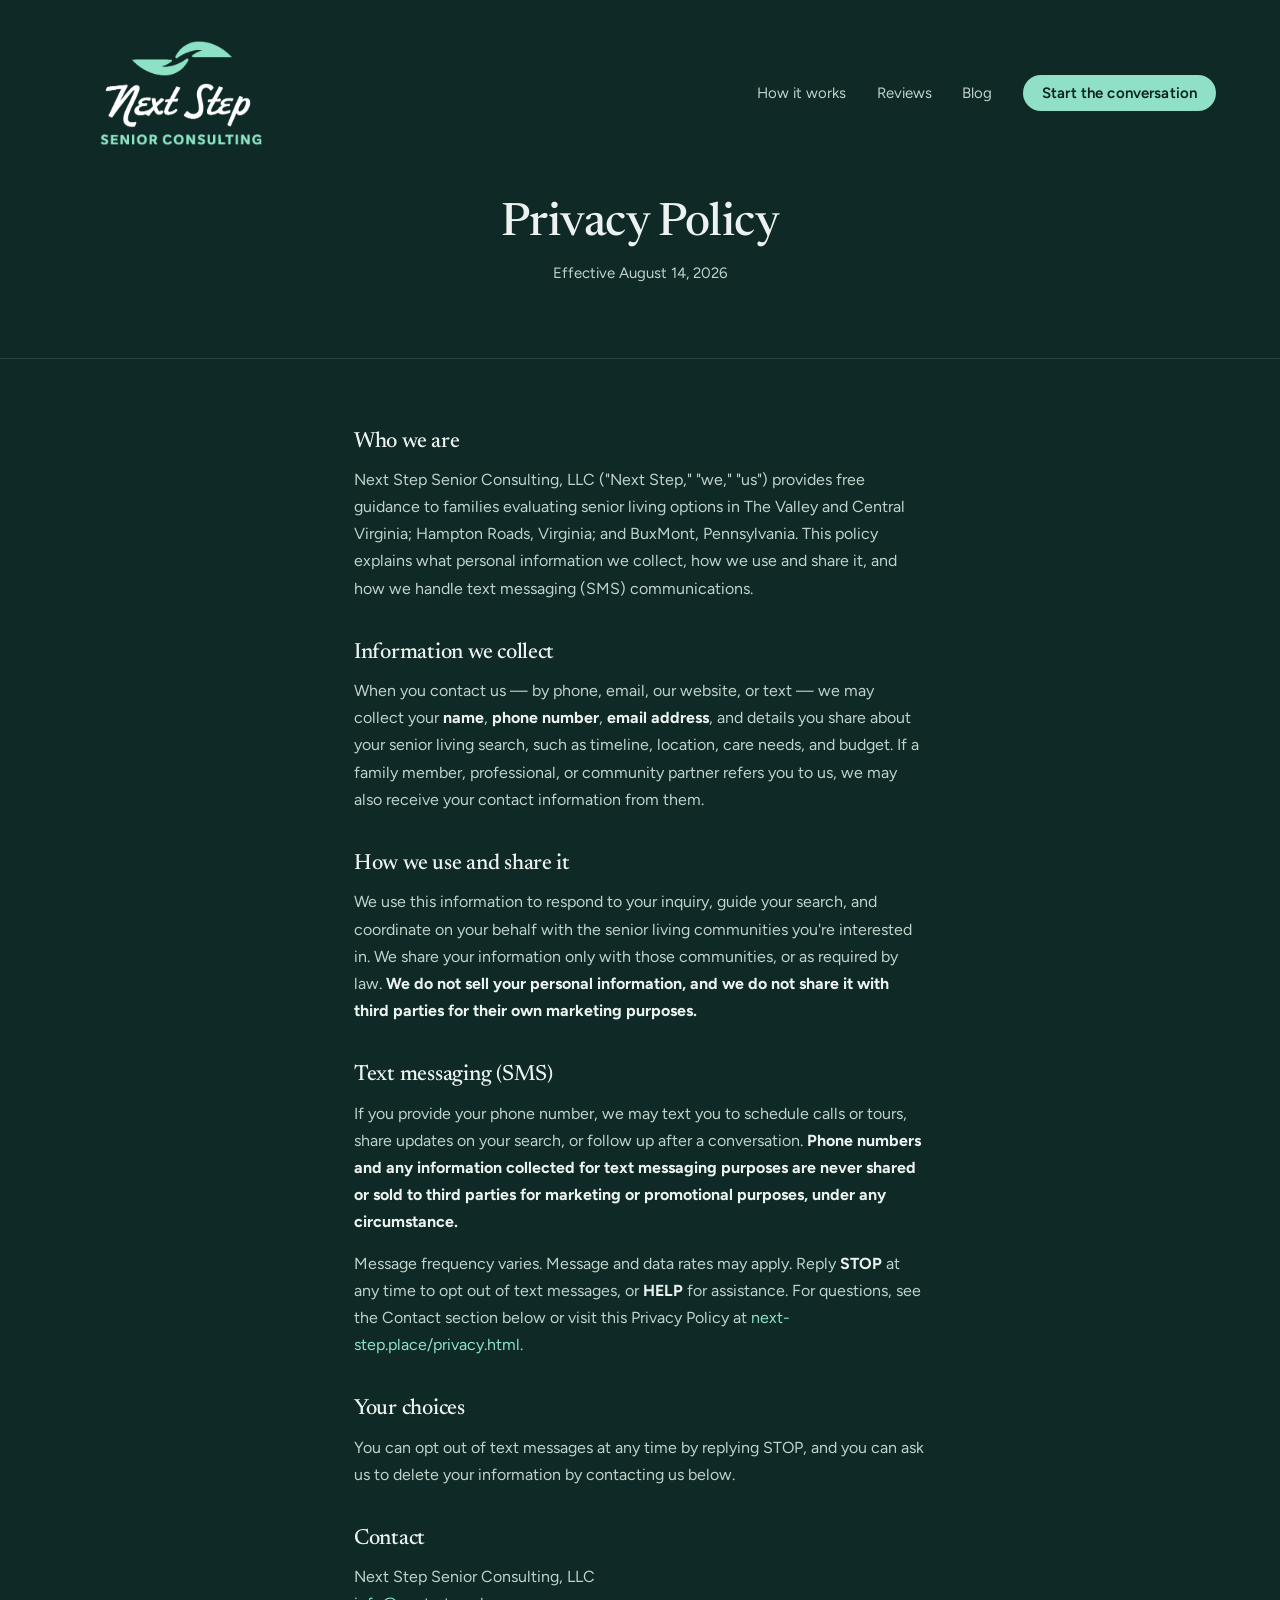
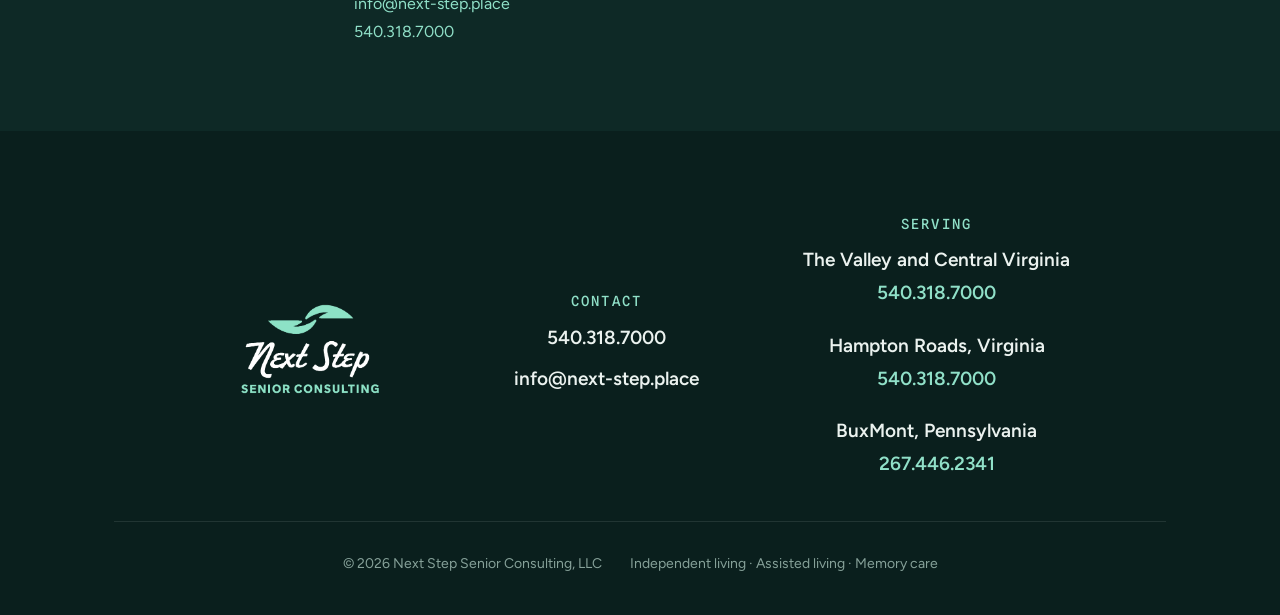
<file: privacy.html>
<!DOCTYPE html>
<html lang="en" data-direction="editorial">
<head>
<meta charset="UTF-8" />
<meta name="viewport" content="width=device-width, initial-scale=1" />
<title>Privacy Policy — Next Step Senior Consulting</title>
<meta name="description" content="How Next Step Senior Consulting collects, uses, and protects your information, including text messaging (SMS) communications." />
<link rel="canonical" href="https://next-step.place/privacy.html" />
<meta name="robots" content="noindex" />
<link rel="icon" href="assets/mark.png" />
<link rel="preconnect" href="https://fonts.googleapis.com" />
<link rel="preconnect" href="https://fonts.gstatic.com" crossorigin />
<link href="https://fonts.googleapis.com/css2?family=Newsreader:ital,opsz,wght@0,6..72,400;0,6..72,500;0,6..72,600;1,6..72,500&family=Figtree:wght@400;500;600;700;800&family=Spline+Sans+Mono:wght@400;500&display=swap" rel="stylesheet" />
<link rel="stylesheet" href="styles.css" />
<script>document.documentElement.classList.add('js');</script>
<style>
  .legal-hero{
    padding-top: clamp(200px,22vh,260px);
    padding-bottom: clamp(40px,6vw,72px);
    border-bottom: 1px solid var(--line);
  }
  @media(max-width:900px){ .legal-hero{ padding-top: clamp(132px,18vh,160px); } }
  @media(max-width:560px){ .legal-hero{ padding-top: 116px; } }
  .legal-hero h1{
    font-family: var(--head-font);
    font-size: calc(clamp(30px,4.5vw,46px) * var(--scale));
    font-weight: var(--head-weight);
    letter-spacing: var(--head-tracking);
    color: var(--ink);
  }
  .legal-hero p{
    margin-top: 12px;
    font-size: calc(15px * var(--scale));
    color: var(--ink-soft);
  }
  .legal-body{
    padding-block: clamp(40px,6vw,72px);
  }
  .legal-body .wrap{ max-width: 700px; }
  .legal-body h2{
    font-family: var(--head-font);
    font-size: calc(22px * var(--scale));
    color: var(--ink);
    margin-top: 40px;
    margin-bottom: 12px;
  }
  .legal-body h2:first-child{ margin-top: 0; }
  .legal-body p{
    font-size: calc(16px * var(--scale));
    line-height: 1.7;
    color: var(--ink-soft);
    margin-bottom: 14px;
  }
  .legal-body strong{ color: var(--ink); }
  .legal-body a{ color: var(--mint); }
</style>
</head>
<body>

<!-- ============ HEADER ============ -->
<header class="site-header" id="header">
  <a class="brand" href="./" aria-label="Next Step Senior Consulting — home">
    <img src="assets/logo-full.png" alt="Next Step Senior Consulting" />
  </a>
  <nav class="nav" id="nav">
    <a class="navlink" href="./#how">How it works</a>
    <a class="navlink" href="./#reviews">Reviews</a>
    <a class="navlink" href="blog/">Blog</a>
    <a class="btn btn-primary" href="./#contact">Start the conversation</a>
    <button class="menu-toggle" id="menuToggle" aria-label="Open menu" aria-expanded="false">
      <svg width="20" height="20" viewBox="0 0 24 24" fill="none" stroke="currentColor" stroke-width="2"><line x1="3" y1="7" x2="21" y2="7"/><line x1="3" y1="12" x2="21" y2="12"/><line x1="3" y1="17" x2="21" y2="17"/></svg>
    </button>
  </nav>
</header>

<main id="top">

  <section class="legal-hero">
    <div class="wrap">
      <h1>Privacy Policy</h1>
      <p>Effective August 14, 2026</p>
    </div>
  </section>

  <section class="legal-body">
    <div class="wrap">

      <h2>Who we are</h2>
      <p>Next Step Senior Consulting, LLC ("Next Step," "we," "us") provides free guidance to families evaluating senior living options in The Valley and Central Virginia; Hampton Roads, Virginia; and BuxMont, Pennsylvania. This policy explains what personal information we collect, how we use and share it, and how we handle text messaging (SMS) communications.</p>

      <h2>Information we collect</h2>
      <p>When you contact us — by phone, email, our website, or text — we may collect your <strong>name</strong>, <strong>phone number</strong>, <strong>email address</strong>, and details you share about your senior living search, such as timeline, location, care needs, and budget. If a family member, professional, or community partner refers you to us, we may also receive your contact information from them.</p>

      <h2>How we use and share it</h2>
      <p>We use this information to respond to your inquiry, guide your search, and coordinate on your behalf with the senior living communities you're interested in. We share your information only with those communities, or as required by law. <strong>We do not sell your personal information, and we do not share it with third parties for their own marketing purposes.</strong></p>

      <h2>Text messaging (SMS)</h2>
      <p>If you provide your phone number, we may text you to schedule calls or tours, share updates on your search, or follow up after a conversation. <strong>Phone numbers and any information collected for text messaging purposes are never shared or sold to third parties for marketing or promotional purposes, under any circumstance.</strong></p>
      <p>Message frequency varies. Message and data rates may apply. Reply <strong>STOP</strong> at any time to opt out of text messages, or <strong>HELP</strong> for assistance. For questions, see the Contact section below or visit this Privacy Policy at <a href="https://next-step.place/privacy.html">next-step.place/privacy.html</a>.</p>

      <h2>Your choices</h2>
      <p>You can opt out of text messages at any time by replying STOP, and you can ask us to delete your information by contacting us below.</p>

      <h2>Contact</h2>
      <p>Next Step Senior Consulting, LLC<br />
      <a href="mailto:info@next-step.place?bcc=keith@next-step.place">info@next-step.place</a><br />
      <a href="tel:15403187000">540.318.7000</a></p>

    </div>
  </section>

</main>

<!-- ============ FOOTER ============ -->
<footer class="site-footer">
  <div class="wrap">
    <div class="footer-top">
      <div>
        <img src="assets/logo-full.png" alt="Next Step Senior Consulting" />
      </div>
      <div class="footer-cols">
        <div class="footer-col">
          <h3>Contact</h3>
          <a href="tel:15403187000">540.318.7000</a>
          <a href="mailto:info@next-step.place?bcc=keith@next-step.place">info@next-step.place</a>
        </div>
        <div class="footer-col">
          <h3>Serving</h3>
          <div class="footer-pair">
            <p>The Valley and Central Virginia</p>
            <a class="footer-phone" href="tel:15403187000">540.318.7000</a>
          </div>
          <div class="footer-pair">
            <p>Hampton Roads, Virginia</p>
            <a class="footer-phone" href="tel:15403187000">540.318.7000</a>
          </div>
          <div class="footer-pair">
            <p>BuxMont, Pennsylvania</p>
            <a class="footer-phone" href="tel:12674462341">267.446.2341</a>
          </div>
        </div>
      </div>
    </div>
    <div class="footer-bottom">
      <span>© <span id="year"></span> Next Step Senior Consulting, LLC</span>
      <span>Independent living · Assisted living · Memory care</span>
    </div>
  </div>
</footer>

<script src="app.js"></script>
<script>document.getElementById('year').textContent = new Date().getFullYear();</script>

</body>
</html>
</file>
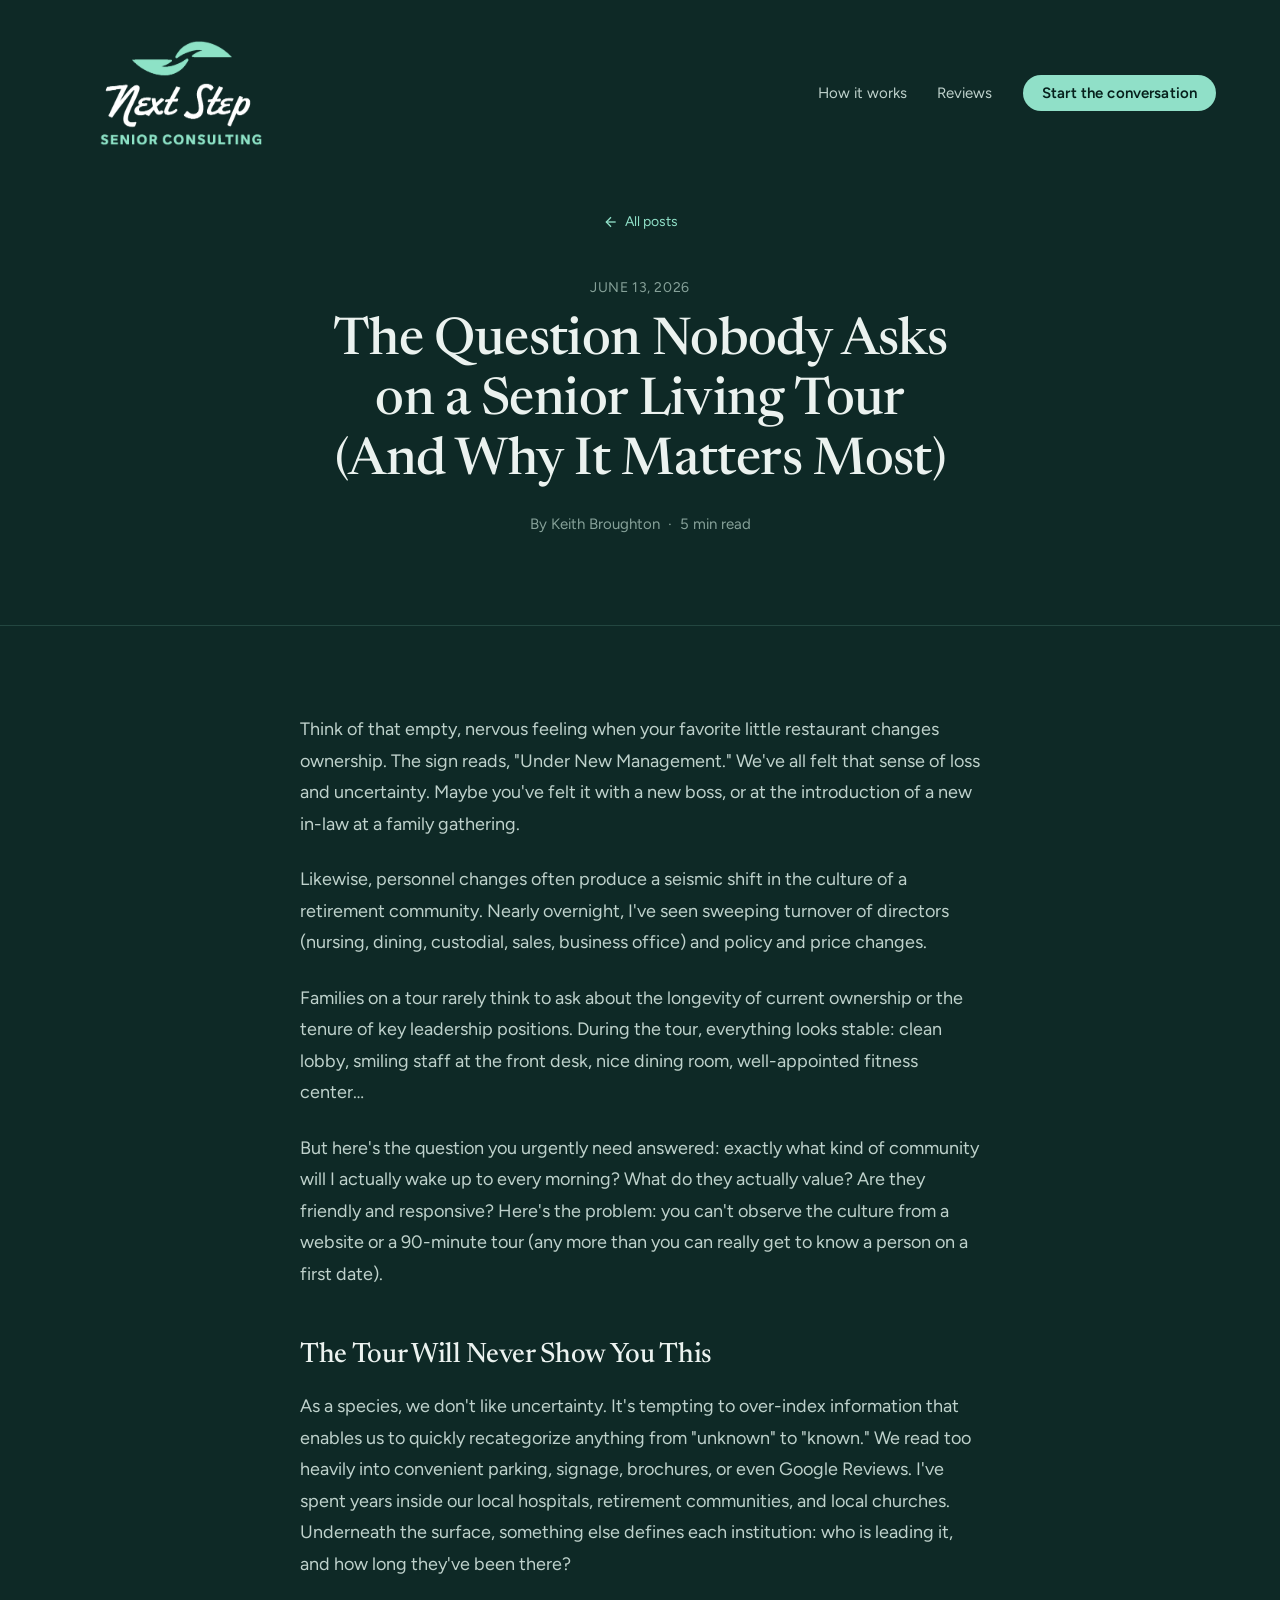
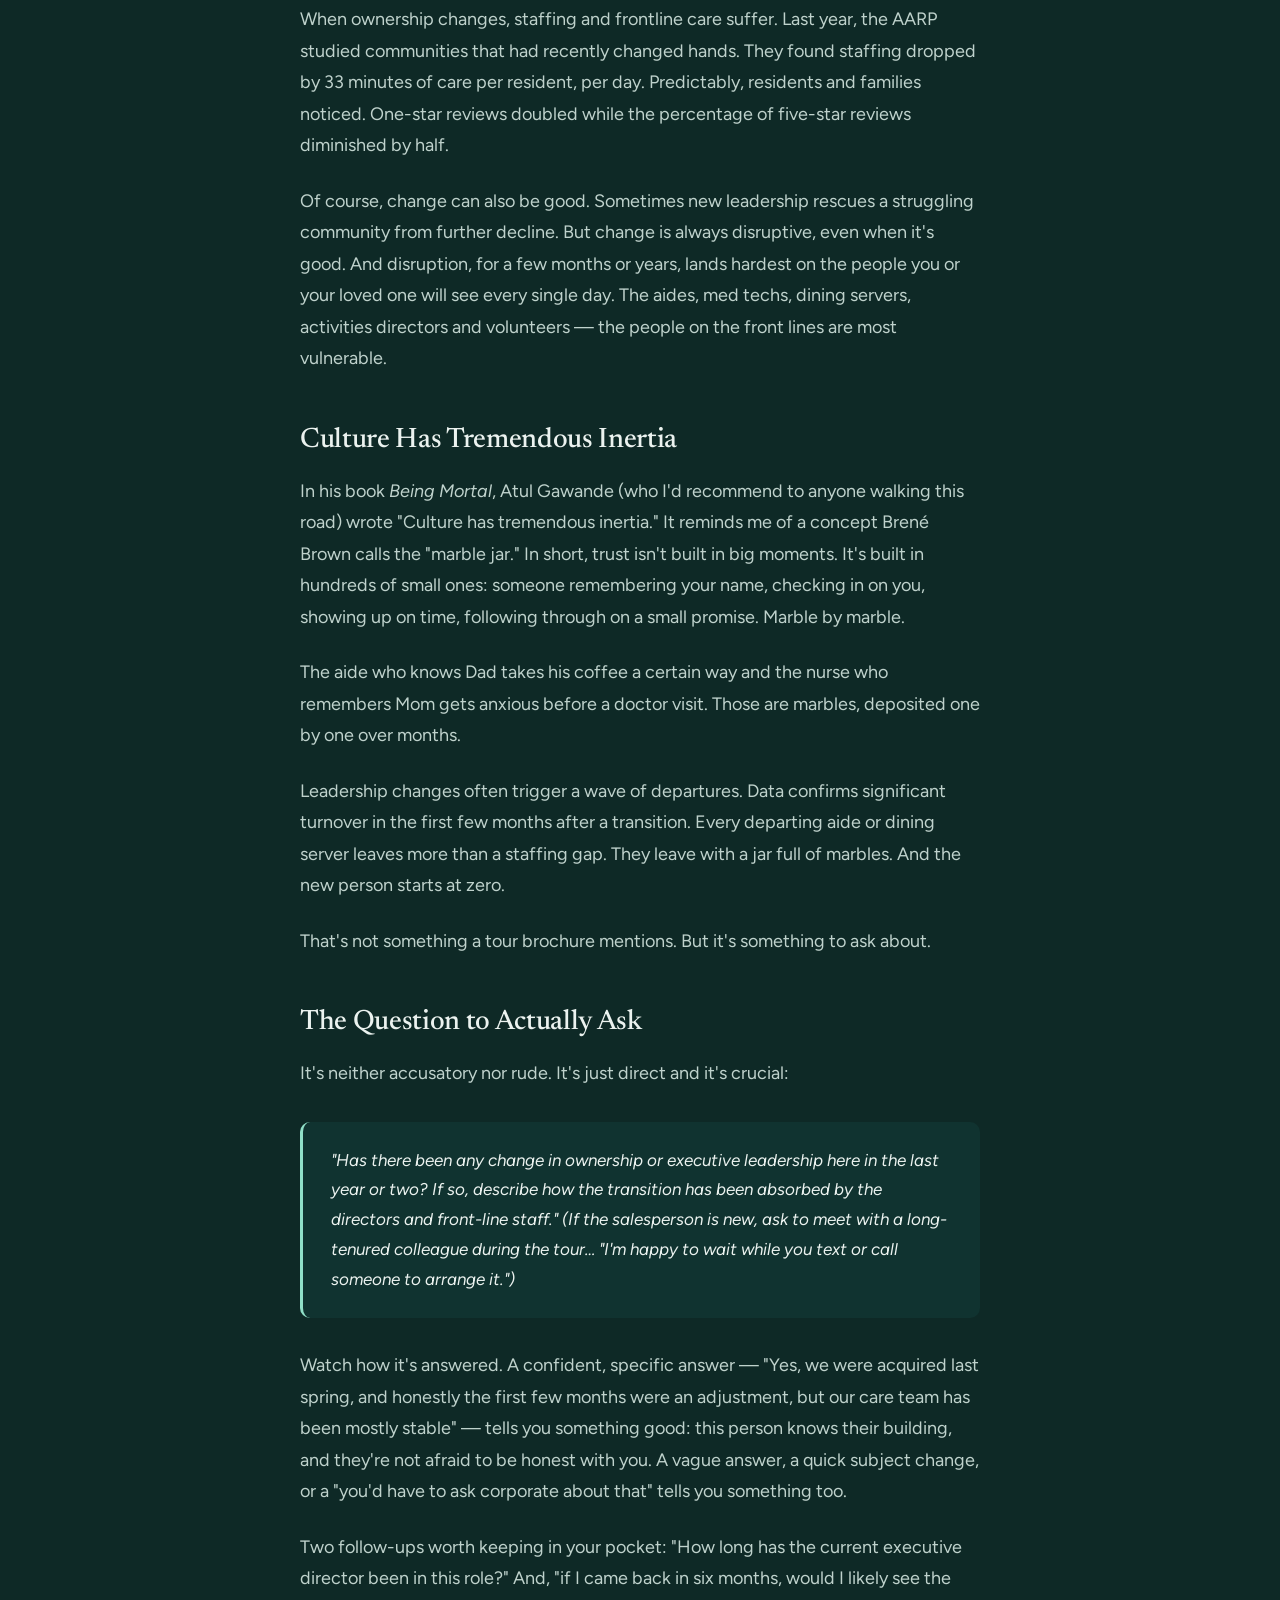
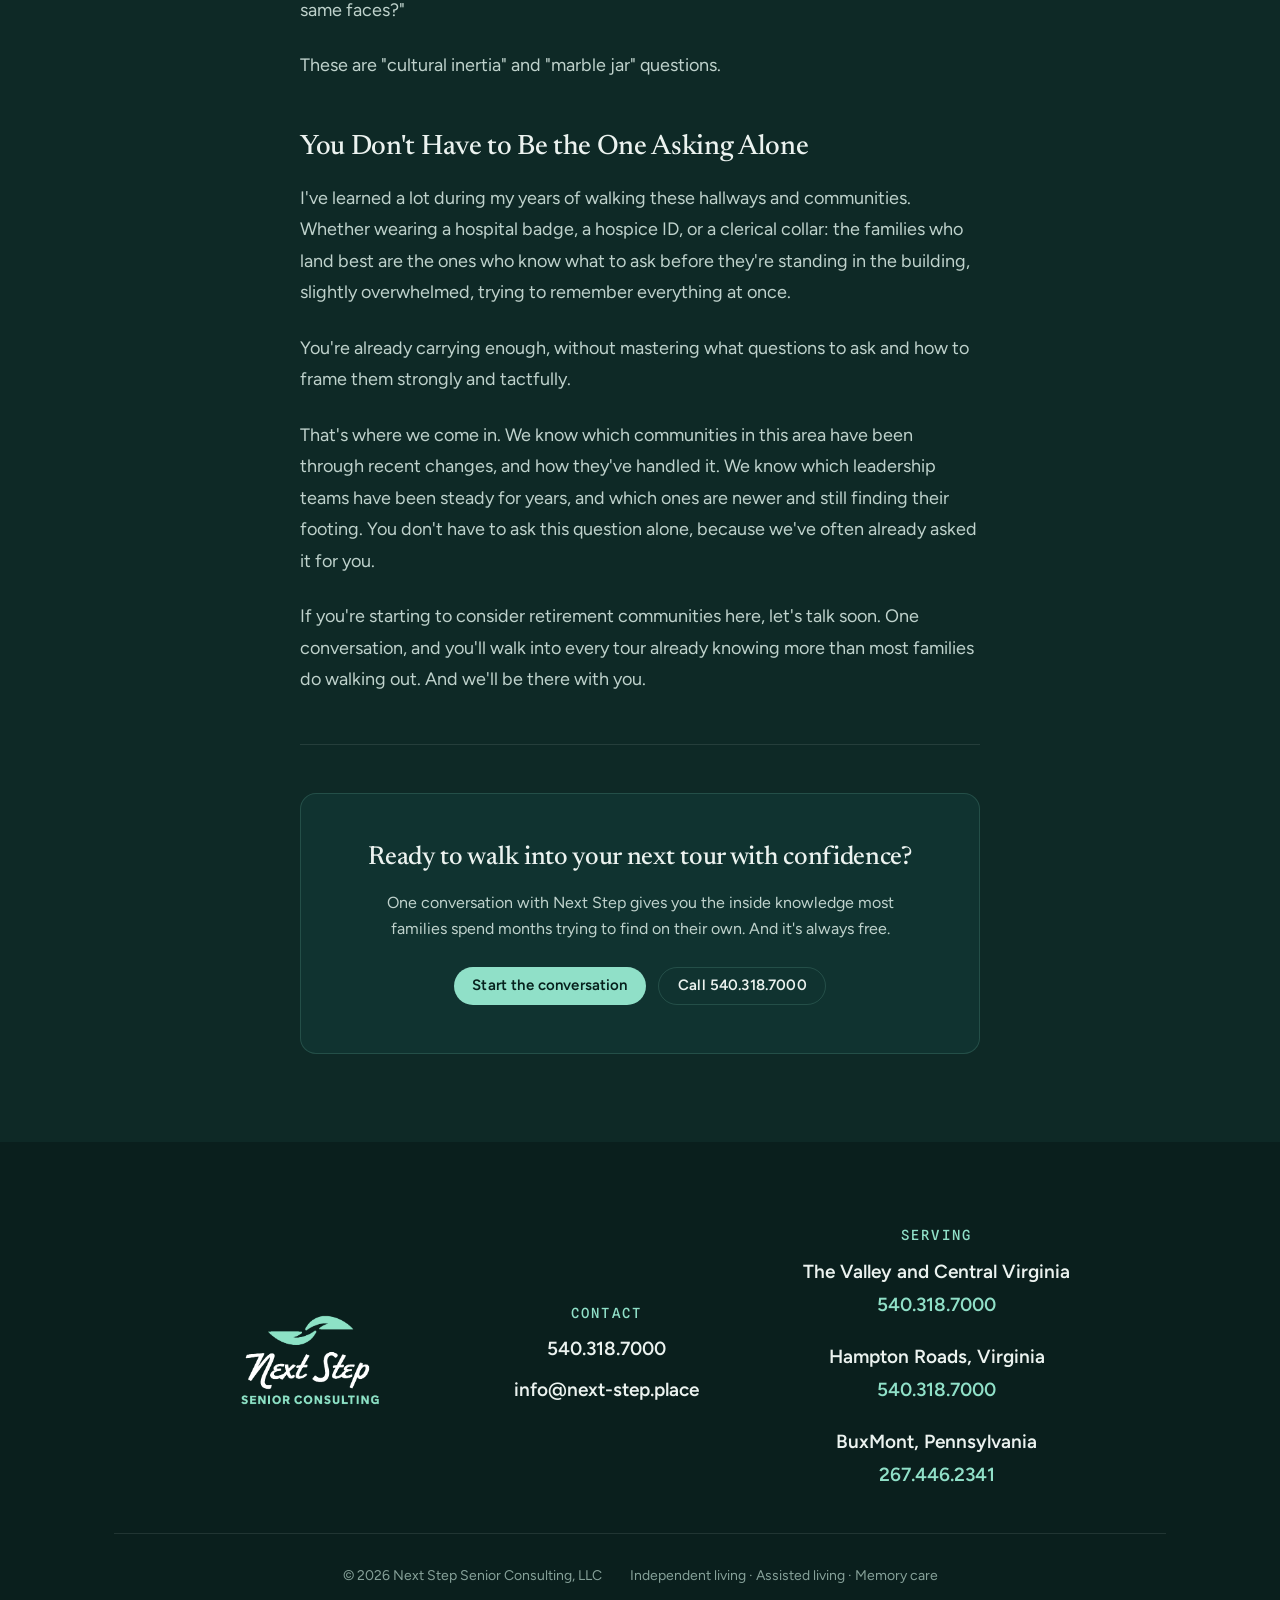
<file: blog/question-nobody-asks-senior-living-tour.html>
<!DOCTYPE html>
<html lang="en" data-direction="editorial">
<head>
<meta charset="UTF-8" />
<meta name="viewport" content="width=device-width, initial-scale=1" />
<title>The Question Nobody Asks on a Senior Living Tour — Next Step Senior Consulting</title>
<meta name="description" content="Touring assisted living in Virginia? Here's the one question about leadership and ownership that most families never think to ask — and should." />
<link rel="canonical" href="https://next-step.place/blog/question-nobody-asks-senior-living-tour.html" />
<meta property="og:type" content="article" />
<meta property="og:url" content="https://next-step.place/blog/question-nobody-asks-senior-living-tour.html" />
<meta property="og:title" content="The Question Nobody Asks on a Senior Living Tour (And Why It Matters Most)" />
<meta property="og:description" content="Touring assisted living in Virginia? Here's the one question about leadership and ownership that most families never think to ask — and should." />
<meta property="article:published_time" content="2026-06-13" />
<link rel="icon" href="../assets/mark.png" />
<link rel="preconnect" href="https://fonts.googleapis.com" />
<link rel="preconnect" href="https://fonts.gstatic.com" crossorigin />
<link href="https://fonts.googleapis.com/css2?family=Newsreader:ital,opsz,wght@0,6..72,400;0,6..72,500;0,6..72,600;1,6..72,500&family=Figtree:wght@400;500;600;700;800&family=Spline+Sans+Mono:wght@400;500&display=swap" rel="stylesheet" />
<link rel="stylesheet" href="../styles.css" />
<style>
  /* ---- Article scaffold ---- */
  .article-hero{
    padding-top: clamp(200px,22vh,260px);
    padding-bottom: clamp(48px,7vw,88px);
    border-bottom: 1px solid var(--line);
  }
  @media(max-width:900px){
    .article-hero{ padding-top: clamp(132px,18vh,160px); }
  }
  @media(max-width:560px){
    .article-hero{ padding-top: 116px; }
  }
  .back-link{
    display: inline-flex;
    align-items: center;
    gap: 6px;
    font-size: calc(14px * var(--scale));
    color: var(--mint);
    text-decoration: none;
    margin-bottom: 32px;
    min-height: 44px;
    padding-block: 4px;
  }
  .back-link:hover{ color: var(--ink); }
  .article-hero .article-date{
    font-size: calc(14px * var(--scale));
    color: var(--ink-mute);
    letter-spacing: 0.04em;
    text-transform: uppercase;
    margin-bottom: 14px;
  }
  .article-hero h1{
    font-family: var(--head-font);
    font-size: calc(clamp(30px,5vw,52px) * var(--scale));
    font-weight: var(--head-weight);
    letter-spacing: var(--head-tracking);
    color: var(--ink);
    max-width: 22ch;
    line-height: 1.15;
    margin-bottom: 20px;
  }
  .article-meta{
    font-size: calc(15px * var(--scale));
    color: var(--ink-mute);
  }

  /* ---- Article body ---- */
  .article-body{
    padding-block: clamp(48px,7vw,88px);
    max-width: 680px;
  }
  .article-body p{
    font-size: calc(18px * var(--scale));
    line-height: 1.75;
    color: var(--ink-soft);
    margin-bottom: 24px;
    max-width: 62ch;
  }
  .article-body h2{
    font-family: var(--head-font);
    font-size: calc(clamp(22px,3vw,28px) * var(--scale));
    font-weight: var(--head-weight);
    letter-spacing: var(--head-tracking);
    color: var(--ink);
    line-height: 1.25;
    margin-top: 48px;
    margin-bottom: 18px;
  }
  .article-body blockquote{
    margin-block: 32px;
    padding: 24px 28px;
    background: var(--bg-2);
    border-left: 3px solid var(--mint);
    border-radius: var(--radius-sm);
  }
  .article-body blockquote p{
    font-style: italic;
    color: var(--ink);
    margin-bottom: 0;
    font-size: calc(17px * var(--scale));
  }

  /* ---- CTA block ---- */
  .article-cta{
    margin-top: 48px;
    padding: clamp(28px,5vw,48px);
    background: var(--bg-2);
    border-radius: var(--radius);
    border: 1px solid var(--line);
  }
  .article-cta h3{
    font-family: var(--head-font);
    font-size: calc(clamp(20px,2.5vw,26px) * var(--scale));
    font-weight: var(--head-weight);
    color: var(--ink);
    margin-bottom: 14px;
    line-height: 1.3;
  }
  .article-cta p{
    font-size: calc(16px * var(--scale));
    color: var(--ink-soft);
    line-height: 1.65;
    max-width: 52ch;
    margin-bottom: 24px;
  }
  .cta-row-article{
    display: flex;
    flex-wrap: wrap;
    gap: 12px;
  }

  /* ---- Divider ---- */
  .article-divider{
    border: none;
    border-top: 1px solid var(--line-soft);
    margin-block: 48px;
  }

  @media(max-width:560px){
    .article-hero h1{ max-width: 100%; }
    .article-body p{ max-width: 100%; }
  }
</style>
<script>document.documentElement.classList.add('js');</script>
</head>
<body>

<!-- ============ HEADER ============ -->
<header class="site-header" id="header">
  <a class="brand" href="../" aria-label="Next Step Senior Consulting — home">
    <img src="../assets/logo-full.png" alt="Next Step Senior Consulting" />
  </a>
  <nav class="nav" id="nav">
    <a class="navlink" href="../#how">How it works</a>
    <a class="navlink" href="../#reviews">Reviews</a>
    <a class="btn btn-primary" href="../#contact">Start the conversation</a>
    <button class="menu-toggle" id="menuToggle" aria-label="Open menu" aria-expanded="false">
      <svg width="20" height="20" viewBox="0 0 24 24" fill="none" stroke="currentColor" stroke-width="2"><line x1="3" y1="7" x2="21" y2="7"/><line x1="3" y1="12" x2="21" y2="12"/><line x1="3" y1="17" x2="21" y2="17"/></svg>
    </button>
  </nav>
</header>

<main id="top">

  <!-- Article header -->
  <section class="article-hero">
    <div class="wrap">
      <a class="back-link" href="index.html">
        <svg width="16" height="16" viewBox="0 0 24 24" fill="none" stroke="currentColor" stroke-width="2"><line x1="19" y1="12" x2="5" y2="12"/><polyline points="12 19 5 12 12 5"/></svg>
        All posts
      </a>
      <p class="article-date">June 13, 2026</p>
      <h1>The Question Nobody Asks on a Senior Living Tour (And Why It Matters Most)</h1>
      <p class="article-meta">By Keith Broughton &nbsp;·&nbsp; 5 min read</p>
    </div>
  </section>

  <!-- Article body -->
  <article>
    <div class="wrap">
      <div class="article-body">

        <p>Think of that empty, nervous feeling when your favorite little restaurant changes ownership. The sign reads, "Under New Management." We've all felt that sense of loss and uncertainty. Maybe you've felt it with a new boss, or at the introduction of a new in-law at a family gathering.</p>

        <p>Likewise, personnel changes often produce a seismic shift in the culture of a retirement community. Nearly overnight, I've seen sweeping turnover of directors (nursing, dining, custodial, sales, business office) and policy and price changes.</p>

        <p>Families on a tour rarely think to ask about the longevity of current ownership or the tenure of key leadership positions. During the tour, everything looks stable: clean lobby, smiling staff at the front desk, nice dining room, well-appointed fitness center…</p>

        <p>But here's the question you urgently need answered: exactly what kind of community will I actually wake up to every morning? What do they actually value? Are they friendly and responsive? Here's the problem: you can't observe the culture from a website or a 90-minute tour (any more than you can really get to know a person on a first date).</p>

        <h2>The Tour Will Never Show You This</h2>

        <p>As a species, we don't like uncertainty. It's tempting to over-index information that enables us to quickly recategorize anything from "unknown" to "known." We read too heavily into convenient parking, signage, brochures, or even Google Reviews. I've spent years inside our local hospitals, retirement communities, and local churches. Underneath the surface, something else defines each institution: who is leading it, and how long they've been there?</p>

        <p>When ownership changes, staffing and frontline care suffer. Last year, the AARP studied communities that had recently changed hands. They found staffing dropped by 33 minutes of care per resident, per day. Predictably, residents and families noticed. One-star reviews doubled while the percentage of five-star reviews diminished by half.</p>

        <p>Of course, change can also be good. Sometimes new leadership rescues a struggling community from further decline. But change is always disruptive, even when it's good. And disruption, for a few months or years, lands hardest on the people you or your loved one will see every single day. The aides, med techs, dining servers, activities directors and volunteers — the people on the front lines are most vulnerable.</p>

        <h2>Culture Has Tremendous Inertia</h2>

        <p>In his book <em>Being Mortal</em>, Atul Gawande (who I'd recommend to anyone walking this road) wrote "Culture has tremendous inertia." It reminds me of a concept Brené Brown calls the "marble jar." In short, trust isn't built in big moments. It's built in hundreds of small ones: someone remembering your name, checking in on you, showing up on time, following through on a small promise. Marble by marble.</p>

        <p>The aide who knows Dad takes his coffee a certain way and the nurse who remembers Mom gets anxious before a doctor visit. Those are marbles, deposited one by one over months.</p>

        <p>Leadership changes often trigger a wave of departures. Data confirms significant turnover in the first few months after a transition. Every departing aide or dining server leaves more than a staffing gap. They leave with a jar full of marbles. And the new person starts at zero.</p>

        <p>That's not something a tour brochure mentions. But it's something to ask about.</p>

        <h2>The Question to Actually Ask</h2>

        <p>It's neither accusatory nor rude. It's just direct and it's crucial:</p>

        <blockquote>
          <p>"Has there been any change in ownership or executive leadership here in the last year or two? If so, describe how the transition has been absorbed by the directors and front-line staff." (If the salesperson is new, ask to meet with a long-tenured colleague during the tour… "I'm happy to wait while you text or call someone to arrange it.")
          </p>
        </blockquote>

        <p>Watch how it's answered. A confident, specific answer — "Yes, we were acquired last spring, and honestly the first few months were an adjustment, but our care team has been mostly stable" — tells you something good: this person knows their building, and they're not afraid to be honest with you. A vague answer, a quick subject change, or a "you'd have to ask corporate about that" tells you something too.</p>

        <p>Two follow-ups worth keeping in your pocket: "How long has the current executive director been in this role?" And, "if I came back in six months, would I likely see the same faces?"</p>

        <p>These are "cultural inertia" and "marble jar" questions.</p>

        <h2>You Don't Have to Be the One Asking Alone</h2>

        <p>I've learned a lot during my years of walking these hallways and communities. Whether wearing a hospital badge, a hospice ID, or a clerical collar: the families who land best are the ones who know what to ask before they're standing in the building, slightly overwhelmed, trying to remember everything at once.</p>

        <p>You're already carrying enough, without mastering what questions to ask and how to frame them strongly and tactfully.</p>

        <p>That's where we come in. We know which communities in this area have been through recent changes, and how they've handled it. We know which leadership teams have been steady for years, and which ones are newer and still finding their footing. You don't have to ask this question alone, because we've often already asked it for you.</p>

        <p>If you're starting to consider retirement communities here, let's talk soon. One conversation, and you'll walk into every tour already knowing more than most families do walking out. And we'll be there with you.</p>

        <hr class="article-divider" />

        <div class="article-cta">
          <h3>Ready to walk into your next tour with confidence?</h3>
          <p>One conversation with Next Step gives you the inside knowledge most families spend months trying to find on their own. And it's always free.</p>
          <div class="cta-row-article">
            <a class="btn btn-primary" href="../#contact">Start the conversation</a>
            <a class="btn btn-ghost" href="tel:15403187000">Call 540.318.7000</a>
          </div>
        </div>

      </div>
    </div>
  </article>

</main>

<!-- ============ FOOTER ============ -->
<footer class="site-footer">
  <div class="wrap">
    <div class="footer-top">
      <div>
        <img src="../assets/logo-full.png" alt="Next Step Senior Consulting" />
      </div>
      <div class="footer-cols">
        <div class="footer-col">
          <h3>Contact</h3>
          <a href="tel:15403187000">540.318.7000</a>
          <a href="mailto:info@next-step.place?bcc=keith@next-step.place">info@next-step.place</a>
        </div>
        <div class="footer-col">
          <h3>Serving</h3>
          <div class="footer-pair">
            <p>The Valley and Central Virginia</p>
            <a class="footer-phone" href="tel:15403187000">540.318.7000</a>
          </div>
          <div class="footer-pair">
            <p>Hampton Roads, Virginia</p>
            <a class="footer-phone" href="tel:15403187000">540.318.7000</a>
          </div>
          <div class="footer-pair">
            <p>BuxMont, Pennsylvania</p>
            <a class="footer-phone" href="tel:12674462341">267.446.2341</a>
          </div>
        </div>
      </div>
    </div>
    <div class="footer-bottom">
      <span>© <span id="year"></span> Next Step Senior Consulting, LLC</span>
      <span>Independent living · Assisted living · Memory care</span>
    </div>
  </div>
</footer>

<script src="../app.js"></script>
<script>document.getElementById('year').textContent = new Date().getFullYear();</script>

</body>
</html>
</file>
<file: styles.css>
/* ============================================================
   Next Step Senior Consulting — site styles
   Brand mint #90E0C8 on calm dark backgrounds.
   Three switchable directions via [data-direction].
   ============================================================ */

/* ---------- Tokens ---------- */
:root{
  --bg:#0E2926;          /* deep teal */
  --bg-2:#103330;        /* raised panel */
  --bg-3:#0A1F1D;        /* deepest / footer */
  --ink:#EBF2EF;         /* headings */
  --ink-soft:#BFD2CC;    /* body */
  --ink-mute:#86A199;    /* captions / eyebrows */
  --mint:#90E0C8;        /* brand */
  --mint-deep:#6FCBAF;
  --accent:var(--mint);  /* overridden by tweak */
  --line:rgba(144,224,200,.16);
  --line-soft:rgba(235,242,239,.10);
  --radius:16px;
  --radius-sm:10px;
  --maxw:1180px;
  --gutter:clamp(20px,5vw,72px);
  --head-font:'Newsreader',Georgia,'Times New Roman',serif;
  --head-weight:500;
  --head-tracking:-0.012em;
  --head-style:normal;
  --body-font:'Figtree',system-ui,-apple-system,Segoe UI,sans-serif;
  --mono:'Spline Sans Mono',ui-monospace,SFMono-Regular,Menlo,monospace;
  --scale:1;             /* user text-size multiplier */
  --shadow:0 24px 60px -28px rgba(0,0,0,.7);
}

/* Modern Charcoal */
[data-direction="modern"]{
  --bg:#141819; --bg-2:#1C2122; --bg-3:#0E1112;
  --ink:#F1F5F4; --ink-soft:#BAC4C2; --ink-mute:#7F8B89;
  --line:rgba(144,224,200,.18); --line-soft:rgba(241,245,244,.10);
  --radius:6px; --radius-sm:4px;
  --head-font:'Figtree',system-ui,sans-serif;
  --head-weight:800; --head-tracking:-0.035em;
}

/* Warm Forest */
[data-direction="warm"]{
  --bg:#15241B; --bg-2:#1C2F23; --bg-3:#101C15;
  --ink:#EFF4EB; --ink-soft:#C2D3C2; --ink-mute:#8AA690;
  --line:rgba(144,224,200,.18); --line-soft:rgba(239,244,235,.10);
  --radius:22px; --radius-sm:14px;
  --head-font:'Lora',Georgia,serif;
  --head-weight:500; --head-tracking:-0.005em;
}

/* ---------- Reset ---------- */
*{box-sizing:border-box;margin:0;padding:0}
html{scroll-behavior:smooth}
@media (prefers-reduced-motion:reduce){html{scroll-behavior:auto}}
body{
  background:var(--bg);
  color:var(--ink-soft);
  font-family:var(--body-font);
  font-size:calc(18px * var(--scale));
  line-height:1.65;
  -webkit-font-smoothing:antialiased;
  text-rendering:optimizeLegibility;
  overflow-x:hidden;
}
img{max-width:100%;display:block}
a{color:inherit;text-decoration:none}
button{font:inherit;cursor:pointer;border:none;background:none;color:inherit}
::selection{background:var(--mint);color:#06201C}

h1,h2,h3{
  font-family:var(--head-font);
  font-weight:var(--head-weight);
  font-style:var(--head-style);
  letter-spacing:var(--head-tracking);
  color:var(--ink);
  line-height:1.06;
  text-wrap:balance;
}

/* ---------- Layout helpers ---------- */
.wrap{max-width:var(--maxw);margin:0 auto;padding-inline:var(--gutter)}
.eyebrow{
  font-family:var(--mono);
  font-size:calc(14px * var(--scale));
  letter-spacing:.22em;
  text-transform:uppercase;
  color:var(--accent);
  display:inline-flex;align-items:center;gap:.7em;
}
.eyebrow::before{content:"";width:26px;height:1px;background:var(--accent);opacity:.7}
.eyebrow + h2{margin-top:33px}
section{position:relative}
.section-pad{padding-block:clamp(56px,8vw,104px)}

/* ---------- Reveal animation ---------- */
html.js.anim .reveal{opacity:0;transform:translateY(26px);transition:opacity .9s cubic-bezier(.22,.61,.36,1),transform .9s cubic-bezier(.22,.61,.36,1)}
html.js.anim .reveal.is-in{opacity:1;transform:none}
html.js.anim .reveal[data-delay="1"]{transition-delay:.08s}
html.js.anim .reveal[data-delay="2"]{transition-delay:.16s}
html.js.anim .reveal[data-delay="3"]{transition-delay:.24s}
@media (prefers-reduced-motion:reduce){
  html.js.anim .reveal{opacity:1!important;transform:none!important;transition:none!important}
}

/* ---------- Header ---------- */
.site-header{
  position:fixed;top:0;left:0;right:0;z-index:50;
  display:flex;align-items:center;justify-content:space-between;
  gap:24px;
  padding:18px var(--gutter);
  transition:background .4s ease,border-color .4s ease;
  border-bottom:1px solid transparent;
}
.site-header.scrolled{
  background:color-mix(in oklab,var(--bg) 86%,transparent);
  backdrop-filter:blur(14px) saturate(1.1);
  -webkit-backdrop-filter:blur(14px) saturate(1.1);
  border-bottom-color:var(--line-soft);
  padding-block:12px;
}
.brand{display:flex;align-items:center;gap:14px}
.brand img{height:150px;width:auto;will-change:transform;transform-origin:left center;transition:transform .4s ease}
.scrolled .brand img{transform:scale(0.613)}
/* logo scale handled by transform above */
.brand .brand-mark{height:30px}
.nav{display:flex;align-items:center;gap:clamp(18px,2.4vw,38px)}
.nav a.navlink{
  font-size:calc(15px * var(--scale));
  color:var(--ink-soft);
  position:relative;padding-block:6px;white-space:nowrap;
  transition:color .25s ease;
}
.nav a.navlink::after{
  content:"";position:absolute;left:0;right:100%;bottom:0;height:1.5px;
  background:var(--accent);transition:right .3s ease;
}
.nav a.navlink:hover{color:var(--ink)}
.nav a.navlink:hover::after{right:0}

.btn{
  display:inline-flex;align-items:center;gap:.6em;
  padding:.72em 1.25em;border-radius:999px;
  font-weight:600;font-size:calc(15px * var(--scale));
  letter-spacing:.01em;line-height:1;
  transition:transform .2s ease,background .25s ease,color .25s ease,box-shadow .25s ease;
  white-space:nowrap;
}
.btn-primary{background:var(--accent);color:#06201C;box-shadow:0 0 0 0 var(--accent)}
.btn-primary:hover{transform:translateY(-2px);box-shadow:0 14px 30px -12px var(--accent)}
.btn-ghost{border:1px solid var(--line);color:var(--ink)}
.btn-ghost:hover{border-color:var(--accent);color:var(--mint);transform:translateY(-2px)}
[data-direction="modern"] .btn{border-radius:4px}
[data-direction="warm"] .btn{border-radius:999px}

.menu-toggle{display:none}

/* ---------- Hero ---------- */
.hero{position:relative;padding-top:clamp(210px,26vh,300px);padding-bottom:clamp(70px,10vw,130px);overflow:hidden}
.hero-grid{display:grid;grid-template-columns:1fr 1.05fr;gap:clamp(34px,5vw,72px);align-items:center}
.hero h1{
  font-size:clamp(34px,4.8vw,62px);
  margin:.2em 0 .6em;
}
.hero h1 .hero-line-a,
.hero h1 .hero-line-b{display:block;line-height:1.04}
.hero h1 .hero-line-a{color:var(--mint)}
.hero h1 .hero-line-b{color:var(--ink);margin-top:.08em}
.hero h1 em{font-style:italic;color:var(--mint)}
[data-direction="modern"] .hero h1 em{font-style:normal;color:var(--mint)}
.hero .lede{
  font-size:calc(20px * var(--scale));
  color:var(--ink-soft);max-width:30em;
  margin-top:2.4em;
}
.hero .cta-row{display:flex;flex-wrap:wrap;gap:14px;margin-top:2.2em}
.hero-figure{position:relative;aspect-ratio:3/2;width:100%}
.hero-figure image-slot{width:100%;height:100%}
.photo-credit{
  position:absolute;top:100%;right:6px;z-index:2;pointer-events:none;
  margin-top:7px;
  font-family:var(--mono);font-size:12px;letter-spacing:.04em;
  color:var(--ink-mute);
}
.hero-figure .figure-img,.split-figure .figure-img{width:100%;height:100%;object-fit:cover;border-radius:18px;display:block}
.free-pill{
  display:inline-flex;align-items:center;gap:.6em;
  margin-top:1.6em;padding:.55em 1.05em;border-radius:999px;
  border:1px solid var(--line);background:color-mix(in oklab,var(--mint) 8%,transparent);
  color:var(--mint);font-size:calc(14px * var(--scale));font-weight:600;
}
.free-pill .dot{width:8px;height:8px;border-radius:50%;background:var(--mint);box-shadow:0 0 0 4px color-mix(in oklab,var(--mint) 30%,transparent)}
.hero-tagline{display:flex;margin-top:1.8em}

/* mark motif behind hero — complete emblem, sits behind the headline in the
   left column so it never collides with or is clipped by the photo */
.hero .wrap{position:relative;z-index:1}
.hero-motif{
  position:absolute;left:clamp(2%,9vw,12%);top:50%;right:auto;bottom:auto;
  transform:translateY(-50%);z-index:0;
  width:min(34vw,400px);height:auto;
  opacity:.09;pointer-events:none;filter:none;
}
@media (max-width:900px){
  .hero-motif{left:50%;top:auto;bottom:5%;transform:translateX(-50%);width:min(58vw,340px)}
}

/* ---------- Section emblems (small mint mark opening each section) ---------- */
.section-emblem{
  display:block;width:52px;height:auto;margin:0 0 22px;
  opacity:.5;pointer-events:none;
}
.reviews-head .section-emblem{margin-left:auto;margin-right:auto}
/* big faint bookend emblem behind the contact heading */
.contact .wrap{position:relative;z-index:1}
.contact-motif{
  position:absolute;left:clamp(1%,5vw,7%);top:50%;transform:translateY(-50%);
  width:min(30vw,360px);height:auto;opacity:.09;z-index:0;pointer-events:none;
}
@media (max-width:900px){ .contact-motif{display:none} }
/* toggle: hide all emblems when off */
body.no-emblems .section-emblem,
body.no-emblems .contact-motif{display:none}
.no-photos .hero-figure{display:none}
.no-photos .hero-grid{grid-template-columns:1fr;max-width:46rem}
.no-photos .hero-mark-big{display:block}
.hero-mark-big{display:none}
.hero-mark-big img{width:min(360px,60%);opacity:.92;margin-top:34px}

/* ---------- Statement band ---------- */
.statement{border-top:1px solid var(--line-soft);border-bottom:1px solid var(--line-soft)}
.statement .big{
  font-size:clamp(28px,4.3vw,56px);
  color:var(--ink);max-width:18ch;
}
.statement .big .hl{color:var(--mint)}
.statement .detail{
  margin-top:1.9em;max-width:46ch;color:var(--ink-soft);
  font-size:calc(18px * var(--scale));
}

/* ---------- How it works ---------- */
.how-head{display:flex;justify-content:space-between;align-items:flex-end;gap:30px;flex-wrap:wrap;margin-bottom:clamp(32px,4.5vw,60px)}
.how-head h2{font-size:clamp(30px,4.4vw,56px)}
.steps{display:grid;gap:clamp(16px,1.8vw,24px)}
.step{
  display:grid;grid-template-columns:auto 1fr;gap:clamp(20px,4vw,60px);
  align-items:start;
  padding:clamp(20px,2.6vw,34px) 0;
  border-top:1px solid var(--line-soft);
}
.step:last-child{border-bottom:1px solid var(--line-soft)}
.step .num{
  font-family:var(--mono);font-size:calc(15px * var(--scale));
  color:var(--accent);letter-spacing:.1em;padding-top:.5em;
}
.step h3{font-size:clamp(26px,3.2vw,40px);margin-bottom:.34em}
.step .point{font-size:calc(20px * var(--scale));color:var(--ink-soft);max-width:40ch}
.step .more{
  margin-top:1.05em;color:var(--ink-mute);max-width:54ch;
  font-size:calc(16.5px * var(--scale));
}
.step-icon{
  width:46px;height:46px;border-radius:50%;
  border:1px solid var(--line);display:grid;place-items:center;
  color:var(--mint);margin-bottom:1.1em;flex:none;
}

/* ---------- Problem section (text-only) ---------- */
.problem-body{max-width:54ch}
.problem-body h2{font-size:clamp(28px,4vw,52px);margin-bottom:.5em}
.problem-body .point{font-size:calc(20px * var(--scale));color:var(--ink);margin-top:.85em}
.problem-body p:not(.point){font-size:calc(18px * var(--scale));margin-top:.8em;max-width:52ch}

/* ---------- Credential badges ---------- */
.credential-badges{display:flex;flex-wrap:wrap;align-items:center;gap:14px;margin-top:1.8em}
.credential-badge{
  display:inline-flex;align-items:center;justify-content:center;
  background:#fff;border-radius:var(--radius-sm);
  padding:.55em 1em;
}
.credential-badge img{height:36px;width:auto;display:block}

/* ---------- Photo interlude ---------- */
.interlude-figure{aspect-ratio:16/9;max-width:860px;margin-inline:auto;border-radius:var(--radius);overflow:hidden}
.interlude-figure .figure-img{border-radius:0}

/* ---------- Wise choices / feature split ---------- */
.split{display:grid;grid-template-columns:1fr 1fr;gap:clamp(34px,5vw,80px);align-items:center}
.split-figure{aspect-ratio:5/4;width:100%}
.split-figure image-slot{width:100%;height:100%}
.no-photos .split{grid-template-columns:1fr;max-width:42rem}
.no-photos .split-figure{display:none}
.split h2{font-size:clamp(28px,4vw,52px);margin-bottom:.5em}
.split p{font-size:calc(18.5px * var(--scale));margin-bottom:1em;max-width:42ch}
.split p.point{font-size:calc(22px * var(--scale));color:var(--ink);margin-top:.85em}

/* ---------- Why free ---------- */
.free-band{background:var(--bg-2);border-block:1px solid var(--line-soft);padding-block:clamp(48px,6.5vw,76px)}
.free-inner{display:grid;grid-template-columns:.8fr 1.2fr;gap:clamp(30px,5vw,70px);align-items:center}
.free-band h2{font-size:clamp(30px,4.4vw,58px)}
.free-band h2 .hl{color:var(--mint)}
.free-points{display:grid;gap:22px;margin-top:.4em}
.free-point{display:grid;grid-template-columns:auto 1fr;gap:18px;align-items:start}
.free-point .tick{
  width:30px;height:30px;border-radius:50%;flex:none;margin-top:2px;
  background:color-mix(in oklab,var(--mint) 16%,transparent);
  color:var(--mint);display:grid;place-items:center;
}
.free-point h3{font-family:var(--head-font);font-weight:var(--head-weight);color:var(--ink);font-size:calc(20px * var(--scale));margin-bottom:.18em}
.free-point p{color:var(--ink-soft);font-size:calc(16.5px * var(--scale));max-width:46ch}

/* ---------- Reviews ---------- */
.reviews-head{text-align:center;max-width:40rem;margin:0 auto clamp(40px,6vw,68px)}
.reviews-head h2{font-size:clamp(30px,4.4vw,56px);margin-bottom:.4em}
.stars{display:inline-flex;gap:5px;color:var(--mint);margin-bottom:1em;justify-content:center}
.stars svg{width:22px;height:22px}
.sample-note{
  font-family:var(--mono);font-size:calc(14px * var(--scale));
  color:var(--ink-mute);letter-spacing:.04em;
  border:1px dashed var(--line);border-radius:999px;
  display:inline-block;padding:.4em 1em;margin-top:.6em;
}
.review-grid{display:grid;grid-template-columns:repeat(3,1fr);gap:24px;align-items:start}
.review{
  background:var(--bg-2);border:1px solid var(--line-soft);
  border-radius:var(--radius);padding:clamp(22px,2.4vw,30px);
  transition:border-color .3s ease,transform .3s ease;
}
.review:hover{border-color:var(--line);transform:translateY(-3px)}
.review .quote-mark{font-family:var(--head-font);font-size:48px;line-height:.6;color:var(--accent);opacity:.5;height:.55em;display:block}
.review p{color:var(--ink-soft);font-size:calc(16.5px * var(--scale));margin:.5em 0 1.1em}
.review .who{display:flex;align-items:center;gap:12px}
.review .avatar{
  width:40px;height:40px;border-radius:50%;flex:none;
  background:color-mix(in oklab,var(--mint) 20%,var(--bg-3));
  color:#06201C;display:grid;place-items:center;
  font-weight:700;font-size:15px;font-family:var(--body-font);
}
.review .who b{color:var(--ink);font-weight:600;font-size:calc(15px * var(--scale));display:block}
.review .who span{color:var(--ink-mute);font-size:calc(14px * var(--scale))}
.review .ministars{display:flex;gap:2px;color:var(--mint);margin-bottom:.7em}
.review .ministars svg{width:15px;height:15px}

/* ---------- Locations ---------- */
.loc-list{display:flex;flex-wrap:wrap;gap:14px;margin-top:1.6em}
.loc-chip{
  font-family:var(--mono);font-size:calc(14px * var(--scale));
  letter-spacing:.04em;color:var(--ink-soft);
  border:1px solid var(--line);border-radius:999px;
  padding:.55em 1.15em;
}
.loc-chip{text-align:center;border-radius:18px}
.loc-chip a{display:block;margin-top:.25em;color:var(--mint);white-space:nowrap}
.loc-chip a:hover{color:var(--ink)}

/* ---------- Contact ---------- */
.contact{background:var(--bg-3);border-top:1px solid var(--line-soft)}
.contact-grid{display:grid;grid-template-columns:1fr 1fr;gap:clamp(36px,6vw,90px);align-items:start}
.contact h2{font-size:clamp(32px,4.6vw,62px);margin-bottom:.4em}
.contact .lede{font-size:calc(19px * var(--scale));max-width:34ch;margin-bottom:1.6em}
.contact-direct{display:grid;gap:14px;margin-top:2em}
.contact-direct a{display:inline-flex;align-items:center;gap:12px;color:var(--ink);font-size:calc(18px * var(--scale));transition:color .25s}
.contact-direct a:hover{color:var(--mint)}
.contact-direct .ic{width:44px;height:44px;border-radius:50%;border:1px solid var(--line);display:grid;place-items:center;color:var(--mint);flex:none}

.form{display:grid;gap:16px}
.field{display:grid;gap:7px}
.field label{font-size:calc(14px * var(--scale));color:var(--ink-mute);font-family:var(--mono);letter-spacing:.04em}
.field input,.field textarea{
  width:100%;background:color-mix(in oklab,var(--bg) 60%,#000 6%);
  border:1px solid var(--line);border-radius:var(--radius-sm);
  padding:.85em 1em;color:var(--ink);font-family:var(--body-font);
  font-size:calc(16px * var(--scale));transition:border-color .25s,background .25s;
}
.field input:focus,.field textarea:focus{outline:none;border-color:var(--mint);background:color-mix(in oklab,var(--bg) 40%,#000 4%)}
.field textarea{resize:vertical;min-height:120px}
.form .btn-primary{justify-content:center;margin-top:6px;width:100%;padding-block:.95em}
.form .btn-primary:disabled{opacity:.42;cursor:not-allowed;box-shadow:none;transform:none}
.form-note{font-size:calc(14px * var(--scale));color:var(--ink-mute);text-align:center;margin-top:14px}
.form-note a{color:var(--mint);text-decoration:underline}
.form-note a:hover{color:var(--ink)}

.field-consent label{
  display:flex;align-items:flex-start;gap:12px;
  padding:.5em 0;cursor:pointer;
}
.field-consent input[type="checkbox"]{
  appearance:none;-webkit-appearance:none;flex:none;
  width:22px;height:22px;margin-top:.15em;
  border:1.5px solid var(--line);border-radius:5px;
  background:color-mix(in oklab,var(--bg) 60%,#000 6%);
  cursor:pointer;position:relative;
  transition:border-color .2s,background .2s;
}
.field-consent input[type="checkbox"]:focus-visible{outline:2px solid var(--mint);outline-offset:2px}
.field-consent input[type="checkbox"]:checked{background:var(--mint);border-color:var(--mint)}
.field-consent input[type="checkbox"]:checked::after{
  content:"";position:absolute;left:6px;top:2px;width:6px;height:11px;
  border:solid #06201C;border-width:0 2px 2px 0;transform:rotate(45deg);
}
.field-consent span{font-size:calc(14px * var(--scale));color:var(--ink-mute);line-height:1.55}
.field-consent a{color:var(--mint);text-decoration:underline}
.field-consent a:hover{color:var(--ink)}
.form-success{
  display:none;padding:clamp(28px,4vw,46px);border:1px solid var(--line);
  border-radius:var(--radius);background:color-mix(in oklab,var(--mint) 7%,transparent);
  text-align:center;
}
.form-success.show{display:block}
.form-success h3{color:var(--mint);font-size:calc(24px * var(--scale));margin-bottom:.3em}

/* ---------- Footer ---------- */
.site-footer{background:var(--bg-3);padding-block:clamp(48px,7vw,86px) 40px}
.footer-top{display:flex;justify-content:center;align-items:center;gap:clamp(48px,9vw,104px);flex-wrap:wrap;border-bottom:1px solid var(--line-soft);padding-bottom:40px;text-align:center}
.footer-top img{height:clamp(90px,10vw,128px)}
.footer-tag{color:var(--ink-mute);max-width:30ch;margin-top:1em;font-size:calc(15px * var(--scale))}
.footer-cols{display:contents}
.footer-col{text-align:center}
.footer-col h3{font-family:var(--mono);font-size:calc(14px * var(--scale));letter-spacing:.16em;text-transform:uppercase;color:var(--mint);margin-bottom:.9em}
.footer-col a,.footer-col p{display:block;color:var(--ink);font-weight:600;font-size:calc(19px * var(--scale));margin-bottom:.5em;transition:color .25s}
.footer-col a:hover{color:var(--mint)}
.footer-bottom{display:flex;justify-content:space-between;gap:20px;flex-wrap:wrap;margin-top:30px;color:var(--ink-mute);font-size:calc(14px * var(--scale))}

/* Homepage footer only (scoped to .footer-home) */
.footer-home .footer-top img{height:clamp(135px,15vw,192px)}
.footer-home .footer-cols{display:flex;flex-direction:column;gap:30px}
.footer-home .footer-col h3{font-size:calc(21px * var(--scale));margin-bottom:.6em}
.footer-pair{margin-bottom:1.15em}
.footer-pair:last-child{margin-bottom:0}
.footer-pair p,.footer-pair a{margin-bottom:.1em}
.footer-col a.footer-phone{color:var(--mint)}
.footer-col a.footer-phone:hover{color:var(--ink)}

/* ---------- Responsive ---------- */
@media (max-width:900px){
  .hero{padding-top:clamp(118px,16vh,158px)}
  .btn{min-height:46px}
  .hero-motif{display:none}
  .hero-grid{grid-template-columns:1fr;max-width:46rem}
  .hero-figure{display:block;order:2;width:100%;max-width:28rem;margin-top:10px;margin-inline:auto;aspect-ratio:3/2}
  .hero-mark-big{display:none}
  .free-inner,.split,.contact-grid{grid-template-columns:1fr}
  .split-figure{order:-1;max-width:30rem;margin-inline:auto}
  .review-grid{grid-template-columns:repeat(2,1fr)}
  .nav .navlink{display:none}
  .menu-toggle{display:inline-grid;place-items:center;width:44px;height:44px;border-radius:50%;border:1px solid var(--line);color:var(--ink)}
  /* Logo shrinks on tablet/mobile */
  .brand img{height:96px}
  .scrolled .brand img{transform:scale(0.72)}
  /* Nav drawer starts below the smaller header */
  .nav.open{position:fixed;inset:132px 12px auto 12px;flex-direction:column;align-items:stretch;gap:6px;background:var(--bg-2);border:1px solid var(--line);border-radius:var(--radius);padding:14px;z-index:60}
  .nav.open .navlink{display:block;padding:12px 10px;border-radius:var(--radius-sm)}
  .nav.open .menu-toggle{display:none}
  .nav.open .btn{display:none}
}
@media (max-width:560px){
  .review-grid{grid-template-columns:1fr}
  /* Logo further reduced at phone size */
  .brand img{height:68px}
  .scrolled .brand img{transform:scale(0.75)}
  .nav.open{inset:104px 12px auto 12px}
  .hero{padding-top:100px}
  .hero h1{font-size:clamp(34px,10vw,52px)}
  /* Landscape crop on phone so image doesn't dominate viewport */
  .hero-figure{aspect-ratio:3/2;max-width:100%}
  .how-head h2{font-size:clamp(28px,7.5vw,40px)}
  .footer-top{flex-direction:column;gap:32px}
  /* Ensure section padding doesn't collapse on phone */
  .section-pad{padding-block:clamp(48px,10vw,80px)}
  /* Step layout: stack on phone */
  .step{grid-template-columns:1fr;gap:8px}
  .step .num{padding-top:0}
}

/* ============================================================
   VALUE STACK  —  "What we carry, so you don't have to"
   (used by Website Value Stack.html only)
   ============================================================ */
.hl{color:var(--mint)}
.stack-head{display:flex;align-items:center;justify-content:space-between;gap:clamp(28px,5vw,64px);margin-bottom:clamp(34px,5vw,56px)}
.stack-head-text{max-width:54ch}
.stack-head h2{font-size:clamp(30px,4.4vw,56px);line-height:1.1}
.stack-head-photo{flex:none;width:clamp(240px,30%,360px);margin:0 clamp(16px,5vw,72px) 0 0}
.stack-head-photo img{width:100%;display:block;aspect-ratio:4/3;object-fit:cover;border-radius:var(--radius)}
.stack-list{
  display:grid;gap:0;
  border-top:1px solid var(--line-soft);
  padding-block-start:2px;
  max-width:860px;margin-inline:auto;
}
.stack-row{
  display:grid;grid-template-columns:1fr auto 1.05fr;gap:clamp(8px,1.2vw,20px);
  align-items:center;
  padding:clamp(18px,2.3vw,26px) clamp(8px,1vw,14px);
  border-bottom:1px solid var(--line-soft);
}
.stack-burden{
  color:var(--ink-soft);font-size:calc(19px * var(--scale));
  text-wrap:pretty;
}
.stack-arrow{color:var(--accent);display:grid;place-items:center;opacity:.8}
.stack-arrow svg{width:22px;height:22px}
.stack-do{
  display:flex;align-items:center;gap:13px;
  color:var(--ink);font-size:calc(21px * var(--scale));font-weight:600;
  font-family:var(--head-font);font-weight:var(--head-weight);letter-spacing:-.005em;
}
.stack-do .tick{
  width:28px;height:28px;border-radius:50%;flex:none;
  background:color-mix(in oklab,var(--mint) 16%,transparent);
  color:var(--mint);display:grid;place-items:center;
}
.stack-do .tick svg{width:15px;height:15px}
.stack-kicker{
  display:grid;grid-template-columns:auto auto;justify-content:center;align-items:baseline;
  max-width:860px;margin-inline:auto;
  column-gap:.4em;row-gap:.4em;
  margin-top:clamp(56px,8vw,104px);
  padding:clamp(22px,3vw,32px);
  border:1px solid var(--line);border-radius:var(--radius);
  background:color-mix(in oklab,var(--mint) 7%,transparent);
}
.stack-kicker .k-label,.stack-kicker .k-value{
  font-family:var(--body-font);font-weight:400;font-style:normal;
  font-size:calc(21px * var(--scale));letter-spacing:-.01em;
}
.stack-kicker .k-label{color:var(--ink);text-align:right}
.stack-kicker .k-value{color:var(--mint);text-align:left}
@media (max-width:760px){
  .stack-head{flex-direction:column;align-items:flex-start;gap:24px}
  .stack-head-photo{width:100%;max-width:340px;margin:0 auto}
  .stack-row{grid-template-columns:1fr;gap:6px;padding:clamp(18px,4vw,24px) 0}
  .stack-arrow{display:none}
  .stack-burden{
    order:1;
    font-size:calc(15px * var(--scale));
    color:var(--ink-soft);
    font-weight:500;
    padding-left:10px;
    border-left:2px solid color-mix(in oklab,var(--mint) 35%,transparent);
  }
  .stack-do{order:2}
  .stack-kicker .k-label,.stack-kicker .k-value{font-weight:500}
}
@media (max-width:560px){
  .stack-head h2{font-size:clamp(28px,7.5vw,40px)}
  .stack-kicker{column-gap:.3em;padding:22px 16px}
  .stack-kicker .k-label,.stack-kicker .k-value{font-size:calc(21px * var(--scale))}
}

/* ============================================================
   Centered layout (site-wide alignment pass)
   Section headings, text blocks, badges, cards and footer are
   centered on desktop and mobile. Form fields stay left-aligned
   for readability but the form itself is centered.
   ============================================================ */
/* Eyebrows get a matching trailing rule so they read balanced when centered */
.eyebrow::after{content:"";width:26px;height:1px;background:var(--accent);opacity:.7}
.section-emblem{margin-left:auto;margin-right:auto}

/* Hero */
.hero-copy{text-align:center;display:flex;flex-direction:column;align-items:center}
.hero .cta-row{justify-content:center}
.hero-tagline{justify-content:center}

/* Problem + About (shared .problem-body) */
.problem-body{margin-inline:auto;text-align:center}
.problem-body p:not(.point){margin-inline:auto}
.credential-badges{justify-content:center}

/* How it works */
.how-head{justify-content:center;text-align:center}
.steps{max-width:760px;margin-inline:auto}
.step{grid-template-columns:1fr;gap:10px;text-align:center;justify-items:center}
.step .num{padding-top:0}
.step .point,.step .more{margin-inline:auto}

/* Value stack */
.stack-head{flex-direction:column;align-items:center;text-align:center}
.stack-head-text{margin-inline:auto}
.stack-head-photo{margin:0 auto}

/* Why free */
.free-inner{grid-template-columns:1fr;justify-items:center;text-align:center;max-width:760px;margin-inline:auto}
.free-band .detail{margin-inline:auto}
.free-points{justify-items:center}
.free-point{grid-template-columns:1fr;justify-items:center;gap:10px}
.free-point p{margin-inline:auto}

/* Contact */
.contact-grid{grid-template-columns:1fr;justify-items:center;max-width:680px;margin-inline:auto}
.contact-grid > div{width:100%}
.contact-grid > .reveal:first-child{text-align:center}
.contact .lede{margin-inline:auto}
.contact-direct{justify-items:center}
.loc-list{justify-content:center}
.contact-motif{display:none}

/* Footer */
.footer-bottom{justify-content:center;text-align:center;column-gap:28px}

@media (max-width:760px){
  .stack-head{align-items:center}
  .stack-row{justify-items:center;text-align:center}
  .stack-burden{padding-left:0;border-left:none}
  .stack-do{justify-content:center}
  .footer-bottom{flex-direction:column;align-items:center;gap:8px}
}

/* Blog, article and privacy pages: centered page heads and content columns */
.blog-hero .wrap,.legal-hero .wrap,.article-hero .wrap{text-align:center}
.blog-hero .wrap h1,.blog-hero .wrap p,.article-hero .wrap h1{margin-inline:auto}
.wrap .post-card{margin-inline:auto;text-align:center;justify-items:center}
.wrap .post-card .excerpt{margin-inline:auto}
.wrap .article-body{margin-inline:auto}
.article-body .article-cta{text-align:center}
.article-body .article-cta p{margin-inline:auto}
.article-cta .cta-row-article{justify-content:center}
@media (max-width:560px){
  .eyebrow{letter-spacing:.16em;gap:.55em}
  .eyebrow::before,.eyebrow::after{width:16px}
}
</file>
